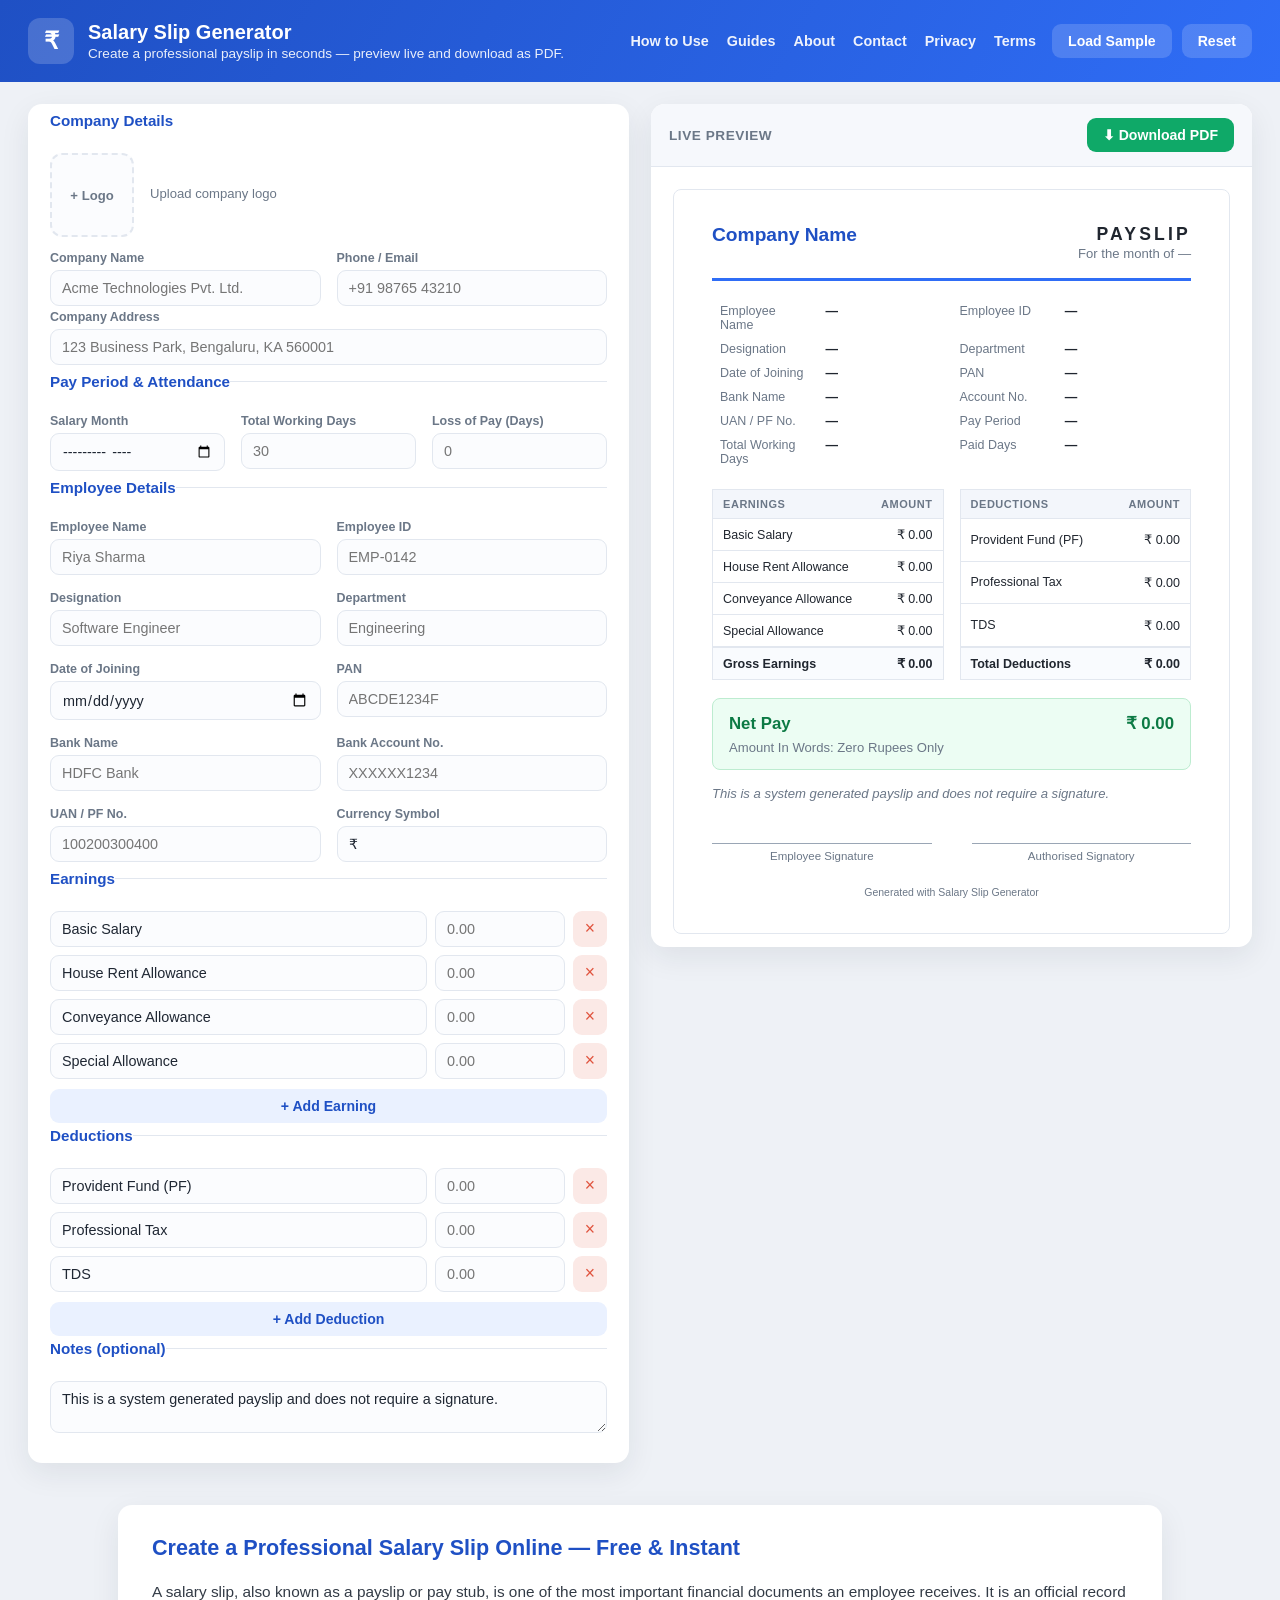
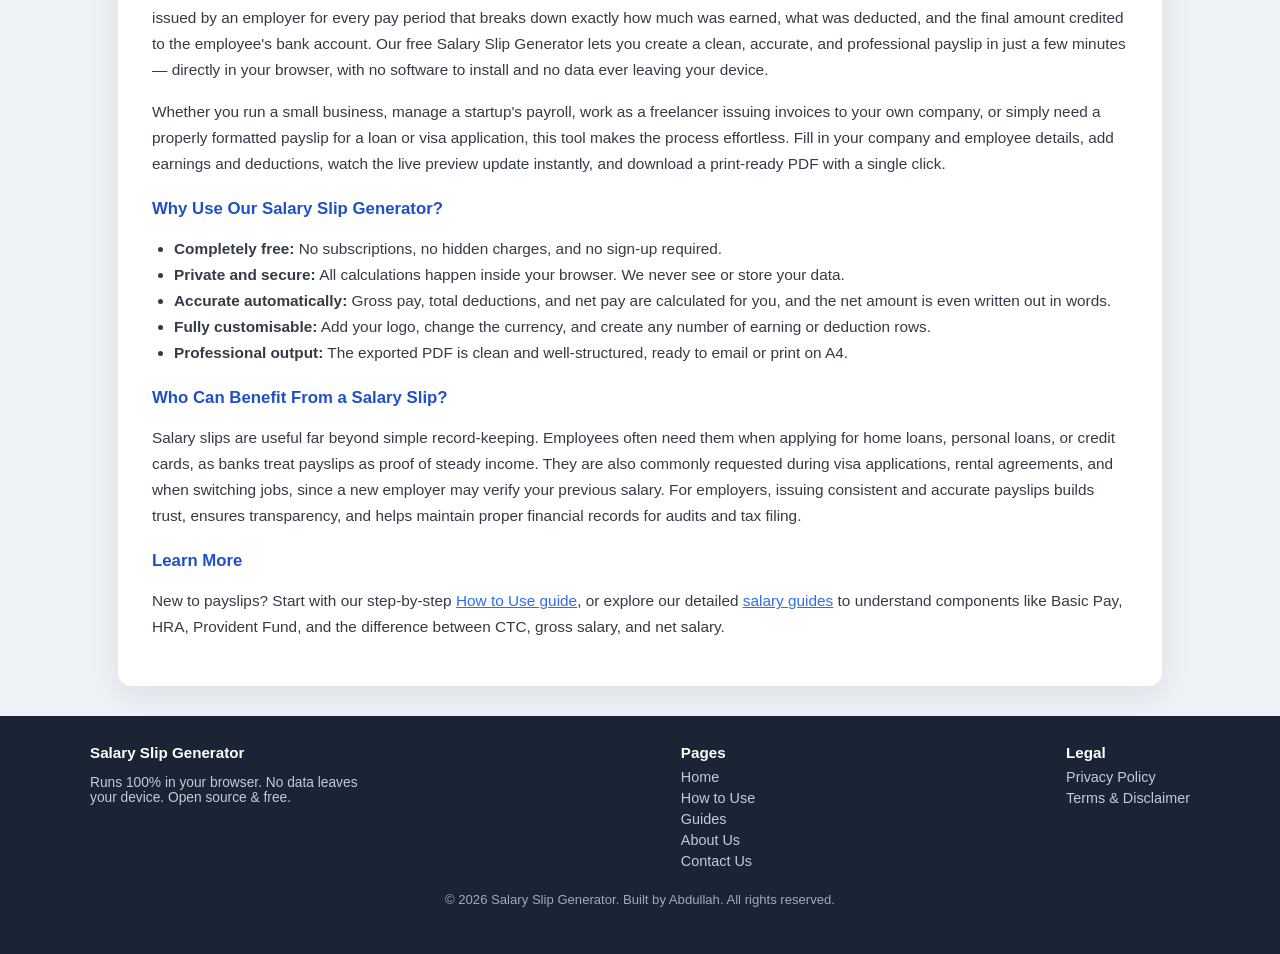
<file: index.html>
<!DOCTYPE html>
<html lang="en">
<head>
  <meta charset="UTF-8" />
  <meta name="viewport" content="width=device-width, initial-scale=1.0" />
  <title>Salary Slip Generator | Free Professional Payslip Maker Online</title>
  <meta name="description" content="Free professional salary slip / payslip generator. Fill in details, preview live, and download a clean PDF. Works fully in your browser — no sign-up, no data upload." />
  <meta name="keywords" content="salary slip generator, payslip maker, free payslip, salary slip format, pay stub generator, salary slip pdf, india payslip" />
  <meta name="author" content="Abdullah" />
  <meta name="robots" content="index, follow" />
  <link rel="canonical" href="https://quicktoolkit1.github.io/salary-slip-builder-tool/" />

  <!-- Open Graph / social -->
  <meta property="og:type" content="website" />
  <meta property="og:site_name" content="Salary Slip Generator" />
  <meta property="og:title" content="Salary Slip Generator | Free Professional Payslip Maker" />
  <meta property="og:description" content="Create a professional salary slip in seconds. Live preview, auto calculations, and one-click PDF download." />
  <meta property="og:url" content="https://quicktoolkit1.github.io/salary-slip-builder-tool/" />
  <meta property="og:image" content="https://quicktoolkit1.github.io/salary-slip-builder-tool/og-image.svg" />
  <meta property="og:image:width" content="1200" />
  <meta property="og:image:height" content="630" />
  <meta name="twitter:card" content="summary_large_image" />
  <meta name="twitter:title" content="Salary Slip Generator | Free Professional Payslip Maker" />
  <meta name="twitter:description" content="Create a professional salary slip in seconds. Live preview, auto calculations, and PDF download." />
  <meta name="twitter:image" content="https://quicktoolkit1.github.io/salary-slip-builder-tool/og-image.svg" />

  <!-- Google Search Console verification -->
  <meta name="google-site-verification" content="vw7XBPEqte4qpdyo3AJ491x3fcJIw0oCZfiyxnTsbXY" />

  <!-- ============================================================
       GOOGLE ADSENSE
       After your AdSense account is approved, uncomment the line below
       and replace ca-pub-XXXXXXXXXXXXXXXX with your Publisher ID.
  ============================================================ -->
  <!-- <script async src="https://pagead2.googlesyndication.com/pagead/js/adsbygoogle.js?client=ca-pub-XXXXXXXXXXXXXXXX" crossorigin="anonymous"></script> -->

  <link rel="preconnect" href="https://fonts.googleapis.com" />
  <link rel="stylesheet" href="styles.css" />
  <link rel="icon" type="image/svg+xml" href="favicon.svg" />
  <link rel="apple-touch-icon" href="favicon.svg" />

  <!-- Structured data for rich search results -->
  <script type="application/ld+json">
  {
    "@context": "https://schema.org",
    "@type": "WebApplication",
    "name": "Salary Slip Generator",
    "url": "https://quicktoolkit1.github.io/salary-slip-builder-tool/",
    "applicationCategory": "BusinessApplication",
    "operatingSystem": "Any",
    "offers": { "@type": "Offer", "price": "0", "priceCurrency": "USD" },
    "description": "Free professional salary slip / payslip generator that runs entirely in your browser.",
    "author": { "@type": "Person", "name": "Abdullah" }
  }
  </script>
</head>
<body>
  <header class="app-header no-print">
    <div class="brand">
      <span class="brand-mark">₹</span>
      <div>
        <h1>Salary Slip Generator</h1>
        <p>Create a professional payslip in seconds — preview live and download as PDF.</p>
      </div>
    </div>
    <div class="header-actions">
      <nav class="site-nav" style="margin-right:6px;">
        <a href="how-to-use.html">How to Use</a>
        <a href="guides.html">Guides</a>
        <a href="about.html">About</a>
        <a href="contact.html">Contact</a>
        <a href="privacy-policy.html">Privacy</a>
        <a href="terms.html">Terms</a>
      </nav>
      <button type="button" id="loadSampleBtn" class="btn btn-ghost">Load Sample</button>
      <button type="button" id="resetBtn" class="btn btn-ghost">Reset</button>
    </div>
  </header>

  <main class="layout">
    <!-- ============ FORM PANEL ============ -->
    <section class="panel form-panel no-print" aria-label="Salary slip details form">
      <form id="slipForm" autocomplete="off">

        <!-- Company -->
        <fieldset>
          <legend>Company Details</legend>
          <div class="logo-row">
            <label class="logo-uploader" for="logoInput">
              <img id="logoPreview" alt="" hidden />
              <span id="logoPlaceholder">+ Logo</span>
            </label>
            <input type="file" id="logoInput" accept="image/*" hidden />
            <div class="logo-hint">
              <p>Upload company logo</p>
              <button type="button" id="removeLogoBtn" class="btn-link" hidden>Remove logo</button>
            </div>
          </div>
          <div class="grid-2">
            <div class="field">
              <label for="companyName">Company Name</label>
              <input type="text" id="companyName" data-bind="companyName" placeholder="Acme Technologies Pvt. Ltd." />
            </div>
            <div class="field">
              <label for="companyPhone">Phone / Email</label>
              <input type="text" id="companyPhone" data-bind="companyPhone" placeholder="+91 98765 43210" />
            </div>
          </div>
          <div class="field">
            <label for="companyAddress">Company Address</label>
            <input type="text" id="companyAddress" data-bind="companyAddress" placeholder="123 Business Park, Bengaluru, KA 560001" />
          </div>
        </fieldset>

        <!-- Pay period -->
        <fieldset>
          <legend>Pay Period & Attendance</legend>
          <div class="grid-3">
            <div class="field">
              <label for="payMonth">Salary Month</label>
              <input type="month" id="payMonth" data-bind="payMonth" />
            </div>
            <div class="field">
              <label for="totalDays">Total Working Days</label>
              <input type="number" id="totalDays" data-bind="totalDays" min="0" step="0.5" placeholder="30" />
            </div>
            <div class="field">
              <label for="lopDays">Loss of Pay (Days)</label>
              <input type="number" id="lopDays" data-bind="lopDays" min="0" step="0.5" placeholder="0" />
            </div>
          </div>
        </fieldset>

        <!-- Employee -->
        <fieldset>
          <legend>Employee Details</legend>
          <div class="grid-2">
            <div class="field">
              <label for="empName">Employee Name</label>
              <input type="text" id="empName" data-bind="empName" placeholder="Riya Sharma" />
            </div>
            <div class="field">
              <label for="empId">Employee ID</label>
              <input type="text" id="empId" data-bind="empId" placeholder="EMP-0142" />
            </div>
            <div class="field">
              <label for="designation">Designation</label>
              <input type="text" id="designation" data-bind="designation" placeholder="Software Engineer" />
            </div>
            <div class="field">
              <label for="department">Department</label>
              <input type="text" id="department" data-bind="department" placeholder="Engineering" />
            </div>
            <div class="field">
              <label for="doj">Date of Joining</label>
              <input type="date" id="doj" data-bind="doj" />
            </div>
            <div class="field">
              <label for="pan">PAN</label>
              <input type="text" id="pan" data-bind="pan" placeholder="ABCDE1234F" />
            </div>
            <div class="field">
              <label for="bankName">Bank Name</label>
              <input type="text" id="bankName" data-bind="bankName" placeholder="HDFC Bank" />
            </div>
            <div class="field">
              <label for="bankAccount">Bank Account No.</label>
              <input type="text" id="bankAccount" data-bind="bankAccount" placeholder="XXXXXX1234" />
            </div>
            <div class="field">
              <label for="uan">UAN / PF No.</label>
              <input type="text" id="uan" data-bind="uan" placeholder="100200300400" />
            </div>
            <div class="field">
              <label for="currency">Currency Symbol</label>
              <input type="text" id="currency" data-bind="currency" maxlength="3" placeholder="₹" />
            </div>
          </div>
        </fieldset>

        <!-- Earnings -->
        <fieldset>
          <legend>Earnings</legend>
          <div class="line-items" id="earningsList"></div>
          <button type="button" class="btn btn-add" data-add="earnings">+ Add Earning</button>
        </fieldset>

        <!-- Deductions -->
        <fieldset>
          <legend>Deductions</legend>
          <div class="line-items" id="deductionsList"></div>
          <button type="button" class="btn btn-add" data-add="deductions">+ Add Deduction</button>
        </fieldset>

        <!-- Notes -->
        <fieldset>
          <legend>Notes (optional)</legend>
          <div class="field">
            <textarea id="notes" data-bind="notes" rows="2" placeholder="This is a system generated payslip and does not require a signature."></textarea>
          </div>
        </fieldset>
      </form>
    </section>

    <!-- ============ PREVIEW PANEL ============ -->
    <section class="panel preview-panel" aria-label="Salary slip preview">
      <div class="preview-toolbar no-print">
        <span class="preview-label">Live Preview</span>
        <button type="button" id="downloadBtn" class="btn btn-primary">⬇ Download PDF</button>
      </div>

      <div class="payslip-scroll">
        <article class="payslip" id="payslip">
          <div class="payslip-top">
            <div class="payslip-company">
              <img id="slipLogo" class="slip-logo" alt="" hidden />
              <div>
                <h2 id="slipCompanyName">Company Name</h2>
                <p id="slipCompanyAddress" class="muted"></p>
                <p id="slipCompanyPhone" class="muted"></p>
              </div>
            </div>
            <div class="payslip-title">
              <h3>PAYSLIP</h3>
              <p id="slipPeriod" class="muted">For the month of —</p>
            </div>
          </div>

          <table class="emp-table">
            <tbody id="empMeta"></tbody>
          </table>

          <div class="ded-grid">
            <table class="money-table">
              <thead><tr><th>Earnings</th><th class="amt">Amount</th></tr></thead>
              <tbody id="slipEarnings"></tbody>
              <tfoot><tr><td>Gross Earnings</td><td class="amt" id="grossEarnings">0.00</td></tr></tfoot>
            </table>
            <table class="money-table">
              <thead><tr><th>Deductions</th><th class="amt">Amount</th></tr></thead>
              <tbody id="slipDeductions"></tbody>
              <tfoot><tr><td>Total Deductions</td><td class="amt" id="totalDeductions">0.00</td></tr></tfoot>
            </table>
          </div>

          <div class="net-pay">
            <div class="net-pay-row">
              <span>Net Pay</span>
              <span id="netPay" class="net-amt">0.00</span>
            </div>
            <p id="netWords" class="net-words muted">Amount in words: —</p>
          </div>

          <p id="slipNotes" class="slip-notes muted"></p>

          <div class="signatures">
            <div class="sign-box"><span class="line"></span><p>Employee Signature</p></div>
            <div class="sign-box"><span class="line"></span><p>Authorised Signatory</p></div>
          </div>

          <p class="footer-credit muted">Generated with Salary Slip Generator</p>
        </article>
      </div>
    </section>
  </main>

  <!-- ============ INFORMATIONAL CONTENT (SEO / readers) ============ -->
  <section class="home-info no-print" aria-label="About salary slips">
    <div class="info-card">
      <h2>Create a Professional Salary Slip Online — Free &amp; Instant</h2>
      <p>
        A salary slip, also known as a payslip or pay stub, is one of the most important financial
        documents an employee receives. It is an official record issued by an employer for every pay
        period that breaks down exactly how much was earned, what was deducted, and the final amount
        credited to the employee's bank account. Our free Salary Slip Generator lets you create a
        clean, accurate, and professional payslip in just a few minutes — directly in your browser,
        with no software to install and no data ever leaving your device.
      </p>
      <p>
        Whether you run a small business, manage a startup's payroll, work as a freelancer issuing
        invoices to your own company, or simply need a properly formatted payslip for a loan or visa
        application, this tool makes the process effortless. Fill in your company and employee
        details, add earnings and deductions, watch the live preview update instantly, and download
        a print-ready PDF with a single click.
      </p>

      <h3>Why Use Our Salary Slip Generator?</h3>
      <ul>
        <li><strong>Completely free:</strong> No subscriptions, no hidden charges, and no sign-up required.</li>
        <li><strong>Private and secure:</strong> All calculations happen inside your browser. We never see or store your data.</li>
        <li><strong>Accurate automatically:</strong> Gross pay, total deductions, and net pay are calculated for you, and the net amount is even written out in words.</li>
        <li><strong>Fully customisable:</strong> Add your logo, change the currency, and create any number of earning or deduction rows.</li>
        <li><strong>Professional output:</strong> The exported PDF is clean and well-structured, ready to email or print on A4.</li>
      </ul>

      <h3>Who Can Benefit From a Salary Slip?</h3>
      <p>
        Salary slips are useful far beyond simple record-keeping. Employees often need them when
        applying for home loans, personal loans, or credit cards, as banks treat payslips as proof of
        steady income. They are also commonly requested during visa applications, rental agreements,
        and when switching jobs, since a new employer may verify your previous salary. For employers,
        issuing consistent and accurate payslips builds trust, ensures transparency, and helps
        maintain proper financial records for audits and tax filing.
      </p>

      <h3>Learn More</h3>
      <p>
        New to payslips? Start with our step-by-step <a href="how-to-use.html">How to Use guide</a>,
        or explore our detailed <a href="guides.html">salary guides</a> to understand components like
        Basic Pay, HRA, Provident Fund, and the difference between CTC, gross salary, and net salary.
      </p>
    </div>
  </section>

  <footer class="site-footer no-print">
    <div class="footer-inner">
      <div>
        <h4>Salary Slip Generator</h4>
        <p style="max-width:280px;font-size:0.86rem;">Runs 100% in your browser. No data leaves your device. Open source &amp; free.</p>
      </div>
      <div>
        <h4>Pages</h4>
        <a href="index.html">Home</a>
        <a href="how-to-use.html">How to Use</a>
        <a href="guides.html">Guides</a>
        <a href="about.html">About Us</a>
        <a href="contact.html">Contact Us</a>
      </div>
      <div>
        <h4>Legal</h4>
        <a href="privacy-policy.html">Privacy Policy</a>
        <a href="terms.html">Terms &amp; Disclaimer</a>
      </div>
    </div>
    <p class="copyright">&copy; 2026 Salary Slip Generator. Built by Abdullah. All rights reserved.</p>
  </footer>

  <script src="script.js"></script>
</body>
</html>
</file>
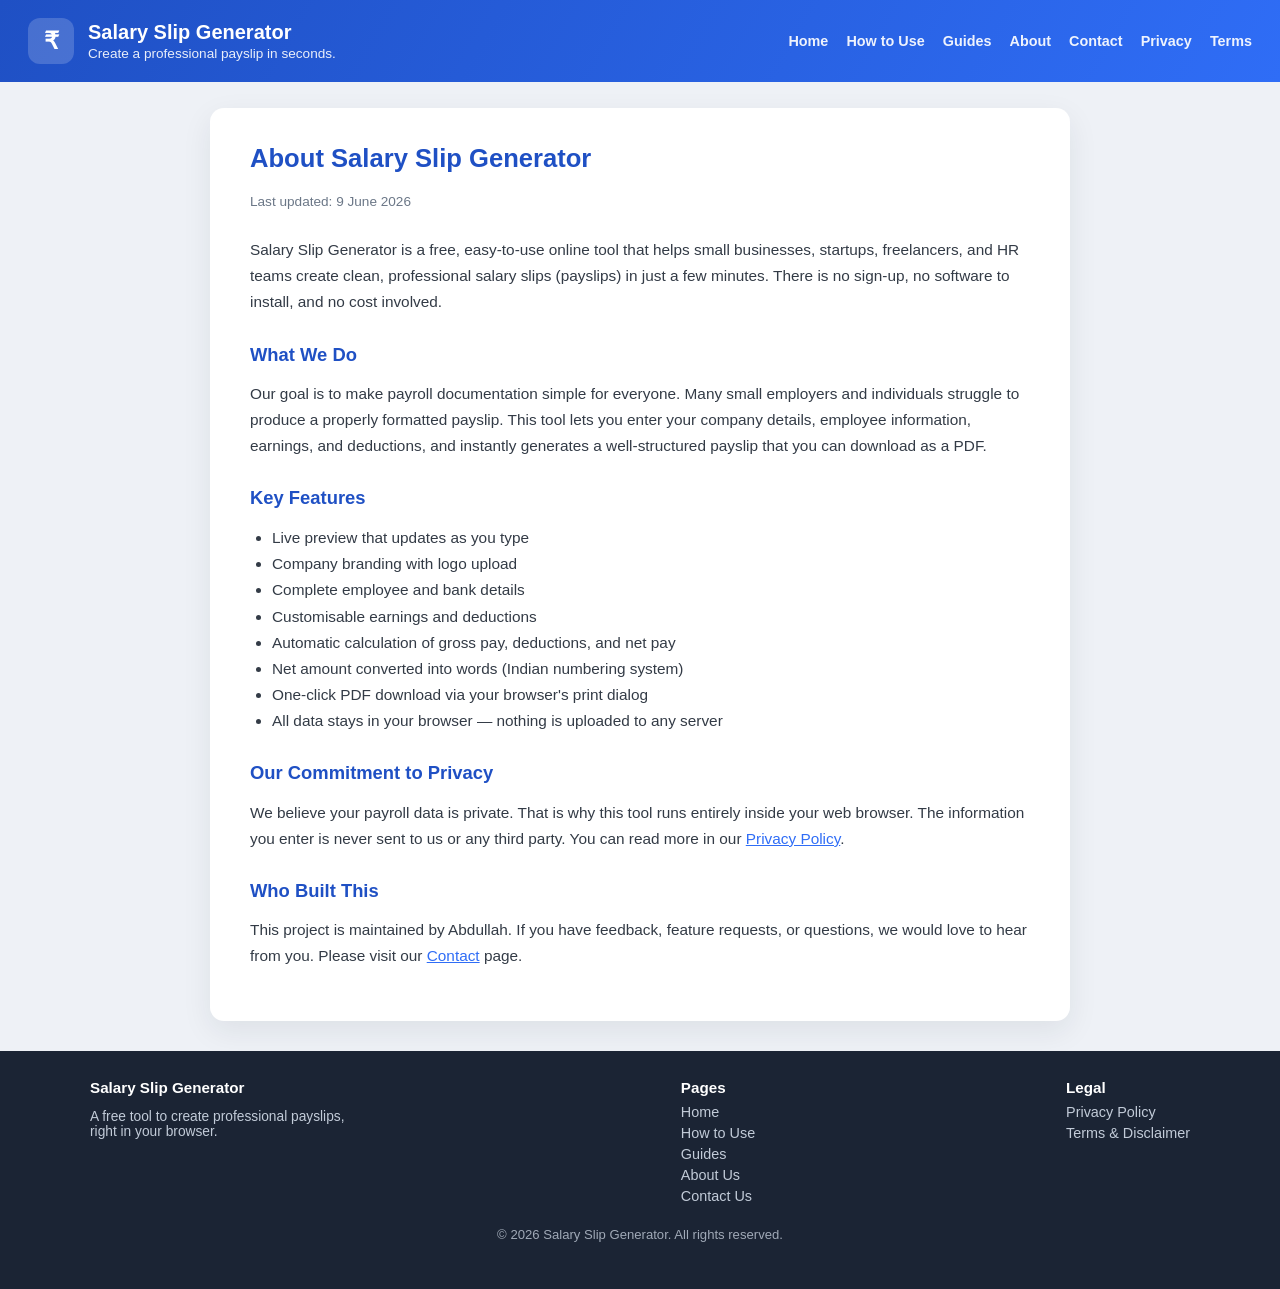
<file: about.html>
<!DOCTYPE html>
<html lang="en">
<head>
  <meta charset="UTF-8" />
  <meta name="viewport" content="width=device-width, initial-scale=1.0" />
  <title>About Us | Salary Slip Generator</title>
  <meta name="description" content="Learn about the Salary Slip Generator — a free, privacy-friendly tool to create professional payslips entirely in your browser." />
  <link rel="canonical" href="https://quicktoolkit1.github.io/salary-slip-builder-tool/about.html" />
  <meta property="og:type" content="website" />
  <meta property="og:site_name" content="Salary Slip Generator" />
  <meta property="og:title" content="About Us | Salary Slip Generator" />
  <meta property="og:description" content="Learn about the Salary Slip Generator — a free, privacy-friendly tool to create professional payslips in your browser." />
  <meta property="og:url" content="https://quicktoolkit1.github.io/salary-slip-builder-tool/about.html" />
  <meta property="og:image" content="https://quicktoolkit1.github.io/salary-slip-builder-tool/og-image.svg" />
  <meta property="og:image:width" content="1200" />
  <meta property="og:image:height" content="630" />
  <meta name="twitter:card" content="summary_large_image" />
  <meta name="twitter:image" content="https://quicktoolkit1.github.io/salary-slip-builder-tool/og-image.svg" />
  <link rel="stylesheet" href="styles.css" />
  <link rel="icon" type="image/svg+xml" href="favicon.svg" />
  <link rel="apple-touch-icon" href="favicon.svg" />
</head>
<body>
  <header class="app-header">
    <div class="brand">
      <span class="brand-mark">₹</span>
      <div>
        <h1>Salary Slip Generator</h1>
        <p>Create a professional payslip in seconds.</p>
      </div>
    </div>
    <nav class="site-nav">
      <a href="index.html">Home</a>
      <a href="how-to-use.html">How to Use</a>
      <a href="guides.html">Guides</a>
      <a href="about.html">About</a>
      <a href="contact.html">Contact</a>
      <a href="privacy-policy.html">Privacy</a>
      <a href="terms.html">Terms</a>
    </nav>
  </header>

  <main class="content">
    <h1>About Salary Slip Generator</h1>
    <p class="updated">Last updated: 9 June 2026</p>

    <p>
      Salary Slip Generator is a free, easy-to-use online tool that helps small businesses,
      startups, freelancers, and HR teams create clean, professional salary slips (payslips)
      in just a few minutes. There is no sign-up, no software to install, and no cost involved.
    </p>

    <h2>What We Do</h2>
    <p>
      Our goal is to make payroll documentation simple for everyone. Many small employers and
      individuals struggle to produce a properly formatted payslip. This tool lets you enter your
      company details, employee information, earnings, and deductions, and instantly generates a
      well-structured payslip that you can download as a PDF.
    </p>

    <h2>Key Features</h2>
    <ul>
      <li>Live preview that updates as you type</li>
      <li>Company branding with logo upload</li>
      <li>Complete employee and bank details</li>
      <li>Customisable earnings and deductions</li>
      <li>Automatic calculation of gross pay, deductions, and net pay</li>
      <li>Net amount converted into words (Indian numbering system)</li>
      <li>One-click PDF download via your browser's print dialog</li>
      <li>All data stays in your browser — nothing is uploaded to any server</li>
    </ul>

    <h2>Our Commitment to Privacy</h2>
    <p>
      We believe your payroll data is private. That is why this tool runs entirely inside your
      web browser. The information you enter is never sent to us or any third party. You can read
      more in our <a href="privacy-policy.html">Privacy Policy</a>.
    </p>

    <h2>Who Built This</h2>
    <p>
      This project is maintained by Abdullah. If you have feedback, feature requests, or questions,
      we would love to hear from you. Please visit our <a href="contact.html">Contact</a> page.
    </p>
  </main>

  <footer class="site-footer">
    <div class="footer-inner">
      <div>
        <h4>Salary Slip Generator</h4>
        <p style="max-width:280px;font-size:0.86rem;">A free tool to create professional payslips, right in your browser.</p>
      </div>
      <div>
        <h4>Pages</h4>
        <a href="index.html">Home</a>
        <a href="how-to-use.html">How to Use</a>
        <a href="guides.html">Guides</a>
        <a href="about.html">About Us</a>
        <a href="contact.html">Contact Us</a>
      </div>
      <div>
        <h4>Legal</h4>
        <a href="privacy-policy.html">Privacy Policy</a>
        <a href="terms.html">Terms &amp; Disclaimer</a>
      </div>
    </div>
    <p class="copyright">&copy; 2026 Salary Slip Generator. All rights reserved.</p>
  </footer>
</body>
</html>
</file>
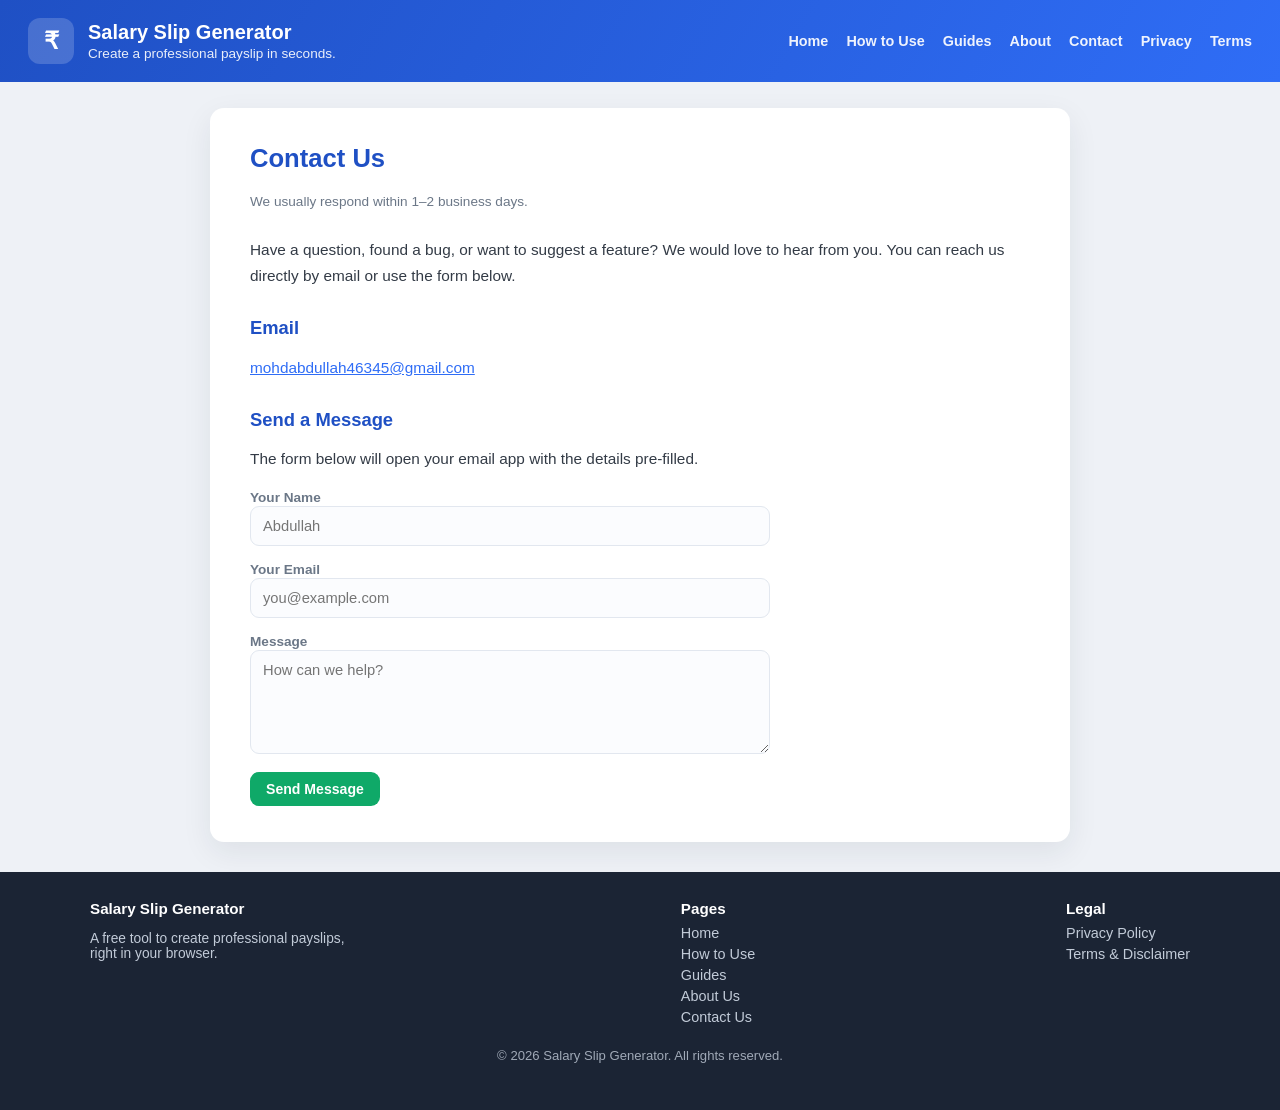
<file: contact.html>
<!DOCTYPE html>
<html lang="en">
<head>
  <meta charset="UTF-8" />
  <meta name="viewport" content="width=device-width, initial-scale=1.0" />
  <title>Contact Us | Salary Slip Generator</title>
  <meta name="description" content="Get in touch with the Salary Slip Generator team. We welcome your questions, feedback, and feature requests." />
  <link rel="canonical" href="https://quicktoolkit1.github.io/salary-slip-builder-tool/contact.html" />
  <meta property="og:type" content="website" />
  <meta property="og:site_name" content="Salary Slip Generator" />
  <meta property="og:title" content="Contact Us | Salary Slip Generator" />
  <meta property="og:description" content="Get in touch with the Salary Slip Generator team. We welcome your questions, feedback, and feature requests." />
  <meta property="og:url" content="https://quicktoolkit1.github.io/salary-slip-builder-tool/contact.html" />
  <meta property="og:image" content="https://quicktoolkit1.github.io/salary-slip-builder-tool/og-image.svg" />
  <meta property="og:image:width" content="1200" />
  <meta property="og:image:height" content="630" />
  <meta name="twitter:card" content="summary_large_image" />
  <meta name="twitter:image" content="https://quicktoolkit1.github.io/salary-slip-builder-tool/og-image.svg" />
  <link rel="stylesheet" href="styles.css" />
  <link rel="icon" type="image/svg+xml" href="favicon.svg" />
  <link rel="apple-touch-icon" href="favicon.svg" />
</head>
<body>
  <header class="app-header">
    <div class="brand">
      <span class="brand-mark">₹</span>
      <div>
        <h1>Salary Slip Generator</h1>
        <p>Create a professional payslip in seconds.</p>
      </div>
    </div>
    <nav class="site-nav">
      <a href="index.html">Home</a>
      <a href="how-to-use.html">How to Use</a>
      <a href="guides.html">Guides</a>
      <a href="about.html">About</a>
      <a href="contact.html">Contact</a>
      <a href="privacy-policy.html">Privacy</a>
      <a href="terms.html">Terms</a>
    </nav>
  </header>

  <main class="content">
    <h1>Contact Us</h1>
    <p class="updated">We usually respond within 1–2 business days.</p>

    <p>
      Have a question, found a bug, or want to suggest a feature? We would love to hear from you.
      You can reach us directly by email or use the form below.
    </p>

    <h2>Email</h2>
    <p>
      <a href="mailto:mohdabdullah46345@gmail.com">mohdabdullah46345@gmail.com</a>
    </p>

    <h2>Send a Message</h2>
    <p>The form below will open your email app with the details pre-filled.</p>
    <form class="content-form" id="contactForm">
      <div>
        <label for="cName">Your Name</label>
        <input type="text" id="cName" required placeholder="Abdullah" />
      </div>
      <div>
        <label for="cEmail">Your Email</label>
        <input type="email" id="cEmail" required placeholder="you@example.com" />
      </div>
      <div>
        <label for="cMessage">Message</label>
        <textarea id="cMessage" rows="5" required placeholder="How can we help?"></textarea>
      </div>
      <button type="submit" class="btn btn-primary">Send Message</button>
    </form>
  </main>

  <footer class="site-footer">
    <div class="footer-inner">
      <div>
        <h4>Salary Slip Generator</h4>
        <p style="max-width:280px;font-size:0.86rem;">A free tool to create professional payslips, right in your browser.</p>
      </div>
      <div>
        <h4>Pages</h4>
        <a href="index.html">Home</a>
        <a href="how-to-use.html">How to Use</a>
        <a href="guides.html">Guides</a>
        <a href="about.html">About Us</a>
        <a href="contact.html">Contact Us</a>
      </div>
      <div>
        <h4>Legal</h4>
        <a href="privacy-policy.html">Privacy Policy</a>
        <a href="terms.html">Terms &amp; Disclaimer</a>
      </div>
    </div>
    <p class="copyright">&copy; 2026 Salary Slip Generator. All rights reserved.</p>
  </footer>

  <script>
    document.getElementById("contactForm").addEventListener("submit", function (e) {
      e.preventDefault();
      var name = encodeURIComponent(document.getElementById("cName").value);
      var email = encodeURIComponent(document.getElementById("cEmail").value);
      var msg = encodeURIComponent(document.getElementById("cMessage").value);
      var subject = "Salary Slip Generator — Message from " + name;
      var body = "Name: " + decodeURIComponent(name) + "%0D%0AEmail: " + decodeURIComponent(email) +
        "%0D%0A%0D%0A" + msg;
      window.location.href = "mailto:mohdabdullah46345@gmail.com?subject=" +
        encodeURIComponent(subject) + "&body=" + body;
    });
  </script>
</body>
</html>
</file>
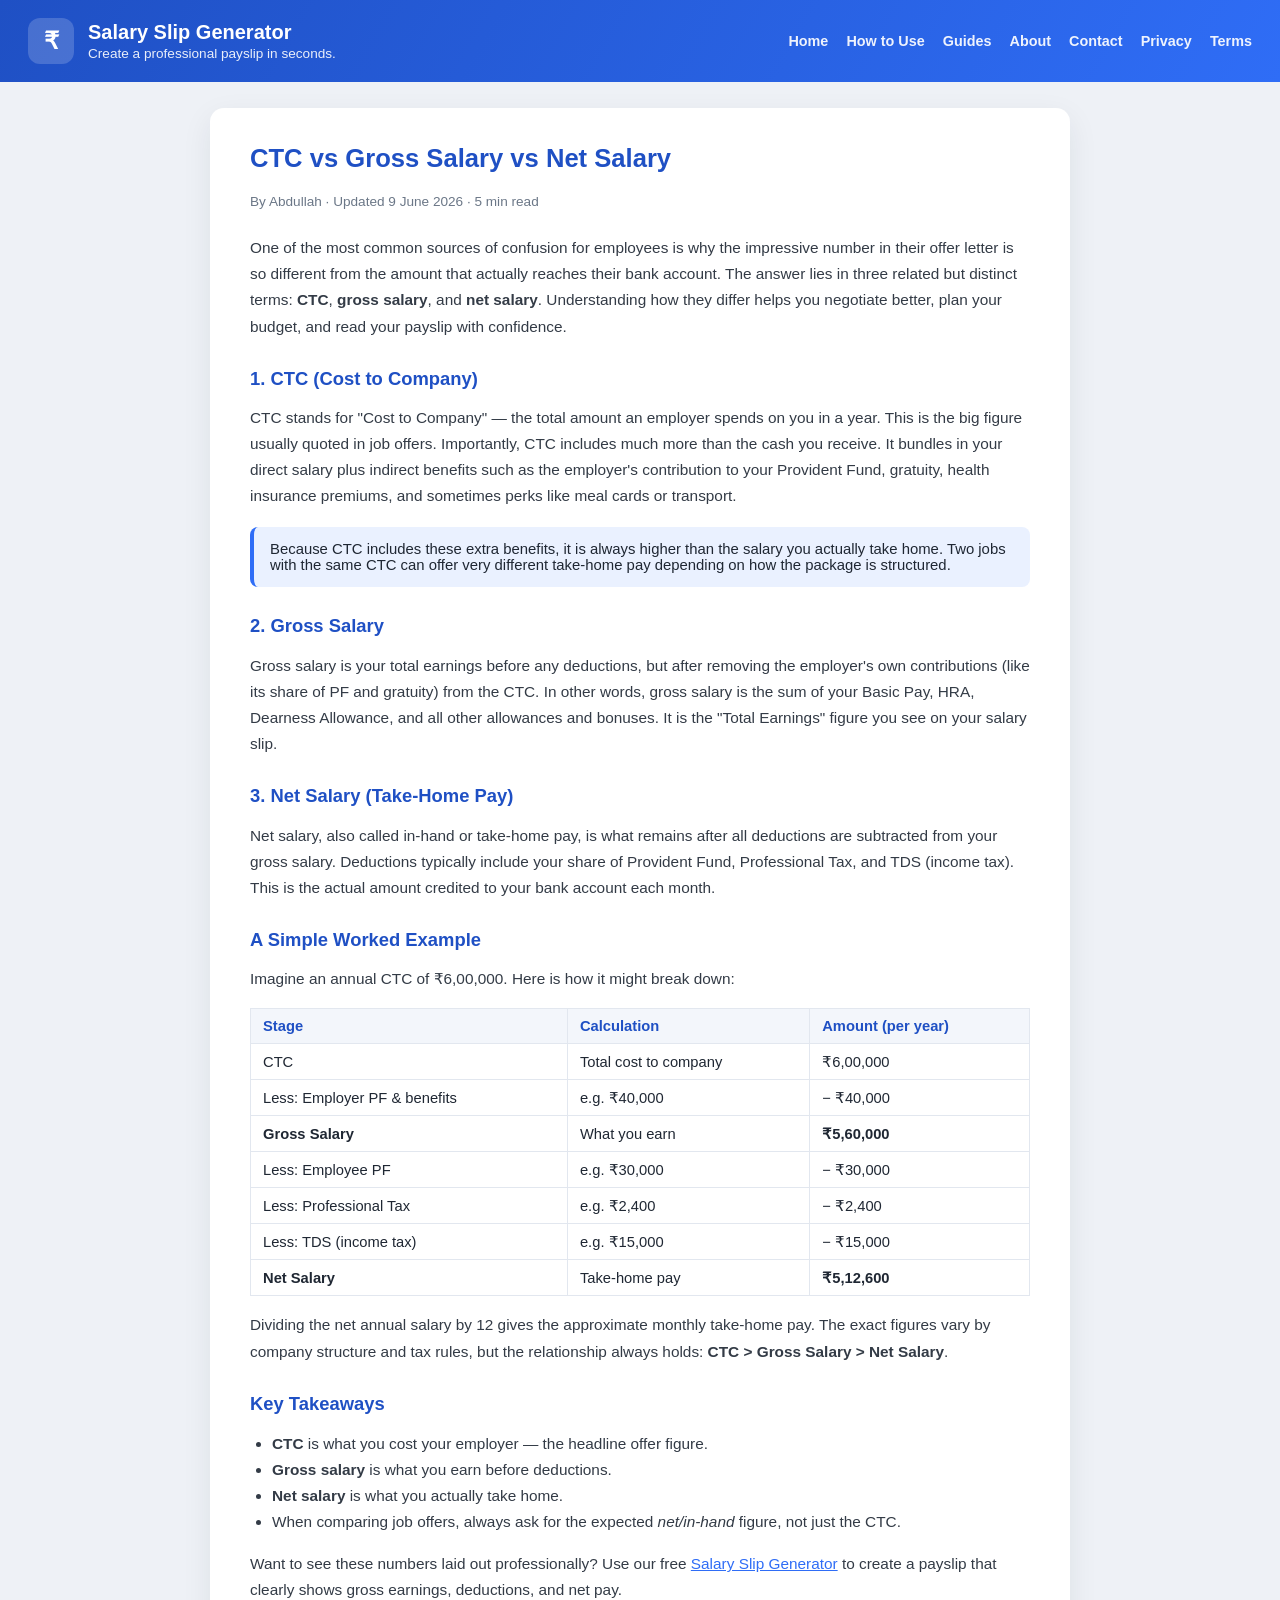
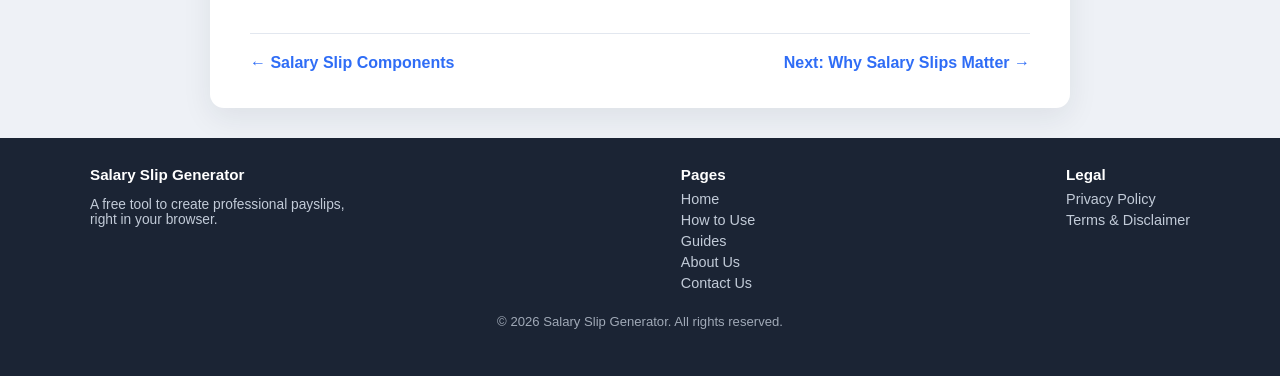
<file: ctc-gross-net-salary-difference.html>
<!DOCTYPE html>
<html lang="en">
<head>
  <meta charset="UTF-8" />
  <meta name="viewport" content="width=device-width, initial-scale=1.0" />
  <title>CTC vs Gross Salary vs Net Salary: What's the Difference?</title>
  <meta name="description" content="Confused why your offer letter salary differs from your take-home pay? This guide explains CTC, gross salary and net salary with a clear worked example." />
  <meta name="keywords" content="CTC vs gross salary, gross vs net salary, take home salary, cost to company, in hand salary calculation" />
  <meta name="author" content="Abdullah" />
  <meta name="robots" content="index, follow" />
  <link rel="canonical" href="https://quicktoolkit1.github.io/salary-slip-builder-tool/ctc-gross-net-salary-difference.html" />
  <meta property="og:type" content="article" />
  <meta property="og:site_name" content="Salary Slip Generator" />
  <meta property="og:title" content="CTC vs Gross Salary vs Net Salary: What's the Difference?" />
  <meta property="og:description" content="This guide explains CTC, gross salary and net salary with a clear worked example." />
  <meta property="og:url" content="https://quicktoolkit1.github.io/salary-slip-builder-tool/ctc-gross-net-salary-difference.html" />
  <meta property="og:image" content="https://quicktoolkit1.github.io/salary-slip-builder-tool/og-image.svg" />
  <meta property="og:image:width" content="1200" />
  <meta property="og:image:height" content="630" />
  <meta name="twitter:card" content="summary_large_image" />
  <meta name="twitter:image" content="https://quicktoolkit1.github.io/salary-slip-builder-tool/og-image.svg" />
  <link rel="stylesheet" href="styles.css" />
  <link rel="icon" type="image/svg+xml" href="favicon.svg" />
  <link rel="apple-touch-icon" href="favicon.svg" />
  <script type="application/ld+json">
  {
    "@context": "https://schema.org",
    "@type": "Article",
    "headline": "CTC vs Gross Salary vs Net Salary",
    "author": { "@type": "Person", "name": "Abdullah" },
    "datePublished": "2026-06-09",
    "description": "Understand the difference between CTC, gross salary and net take-home pay."
  }
  </script>
</head>
<body>
  <header class="app-header">
    <div class="brand">
      <span class="brand-mark">₹</span>
      <div>
        <h1>Salary Slip Generator</h1>
        <p>Create a professional payslip in seconds.</p>
      </div>
    </div>
    <nav class="site-nav">
      <a href="index.html">Home</a>
      <a href="how-to-use.html">How to Use</a>
      <a href="guides.html">Guides</a>
      <a href="about.html">About</a>
      <a href="contact.html">Contact</a>
      <a href="privacy-policy.html">Privacy</a>
      <a href="terms.html">Terms</a>
    </nav>
  </header>

  <main class="content">
    <h1>CTC vs Gross Salary vs Net Salary</h1>
    <p class="meta-line">By Abdullah · Updated 9 June 2026 · 5 min read</p>

    <p>
      One of the most common sources of confusion for employees is why the impressive number in
      their offer letter is so different from the amount that actually reaches their bank account.
      The answer lies in three related but distinct terms: <strong>CTC</strong>,
      <strong>gross salary</strong>, and <strong>net salary</strong>. Understanding how they differ
      helps you negotiate better, plan your budget, and read your payslip with confidence.
    </p>

    <h2>1. CTC (Cost to Company)</h2>
    <p>
      CTC stands for "Cost to Company" — the total amount an employer spends on you in a year. This
      is the big figure usually quoted in job offers. Importantly, CTC includes much more than the
      cash you receive. It bundles in your direct salary plus indirect benefits such as the
      employer's contribution to your Provident Fund, gratuity, health insurance premiums, and
      sometimes perks like meal cards or transport.
    </p>
    <div class="callout">
      Because CTC includes these extra benefits, it is always higher than the salary you actually
      take home. Two jobs with the same CTC can offer very different take-home pay depending on how
      the package is structured.
    </div>

    <h2>2. Gross Salary</h2>
    <p>
      Gross salary is your total earnings before any deductions, but after removing the employer's
      own contributions (like its share of PF and gratuity) from the CTC. In other words, gross
      salary is the sum of your Basic Pay, HRA, Dearness Allowance, and all other allowances and
      bonuses. It is the "Total Earnings" figure you see on your salary slip.
    </p>

    <h2>3. Net Salary (Take-Home Pay)</h2>
    <p>
      Net salary, also called in-hand or take-home pay, is what remains after all deductions are
      subtracted from your gross salary. Deductions typically include your share of Provident Fund,
      Professional Tax, and TDS (income tax). This is the actual amount credited to your bank account
      each month.
    </p>

    <h2>A Simple Worked Example</h2>
    <p>Imagine an annual CTC of ₹6,00,000. Here is how it might break down:</p>
    <table class="info-table">
      <thead><tr><th>Stage</th><th>Calculation</th><th>Amount (per year)</th></tr></thead>
      <tbody>
        <tr><td>CTC</td><td>Total cost to company</td><td>₹6,00,000</td></tr>
        <tr><td>Less: Employer PF &amp; benefits</td><td>e.g. ₹40,000</td><td>− ₹40,000</td></tr>
        <tr><td><strong>Gross Salary</strong></td><td>What you earn</td><td><strong>₹5,60,000</strong></td></tr>
        <tr><td>Less: Employee PF</td><td>e.g. ₹30,000</td><td>− ₹30,000</td></tr>
        <tr><td>Less: Professional Tax</td><td>e.g. ₹2,400</td><td>− ₹2,400</td></tr>
        <tr><td>Less: TDS (income tax)</td><td>e.g. ₹15,000</td><td>− ₹15,000</td></tr>
        <tr><td><strong>Net Salary</strong></td><td>Take-home pay</td><td><strong>₹5,12,600</strong></td></tr>
      </tbody>
    </table>
    <p>
      Dividing the net annual salary by 12 gives the approximate monthly take-home pay. The exact
      figures vary by company structure and tax rules, but the relationship always holds:
      <strong>CTC &gt; Gross Salary &gt; Net Salary</strong>.
    </p>

    <h2>Key Takeaways</h2>
    <ul>
      <li><strong>CTC</strong> is what you cost your employer — the headline offer figure.</li>
      <li><strong>Gross salary</strong> is what you earn before deductions.</li>
      <li><strong>Net salary</strong> is what you actually take home.</li>
      <li>When comparing job offers, always ask for the expected <em>net/in-hand</em> figure, not just the CTC.</li>
    </ul>

    <p>
      Want to see these numbers laid out professionally? Use our free
      <a href="index.html">Salary Slip Generator</a> to create a payslip that clearly shows gross
      earnings, deductions, and net pay.
    </p>

    <div class="article-nav">
      <a href="salary-slip-components-explained.html">&larr; Salary Slip Components</a>
      <a href="importance-of-salary-slips.html">Next: Why Salary Slips Matter &rarr;</a>
    </div>
  </main>

  <footer class="site-footer">
    <div class="footer-inner">
      <div>
        <h4>Salary Slip Generator</h4>
        <p style="max-width:280px;font-size:0.86rem;">A free tool to create professional payslips, right in your browser.</p>
      </div>
      <div>
        <h4>Pages</h4>
        <a href="index.html">Home</a>
        <a href="how-to-use.html">How to Use</a>
        <a href="guides.html">Guides</a>
        <a href="about.html">About Us</a>
        <a href="contact.html">Contact Us</a>
      </div>
      <div>
        <h4>Legal</h4>
        <a href="privacy-policy.html">Privacy Policy</a>
        <a href="terms.html">Terms &amp; Disclaimer</a>
      </div>
    </div>
    <p class="copyright">&copy; 2026 Salary Slip Generator. All rights reserved.</p>
  </footer>
</body>
</html>
</file>
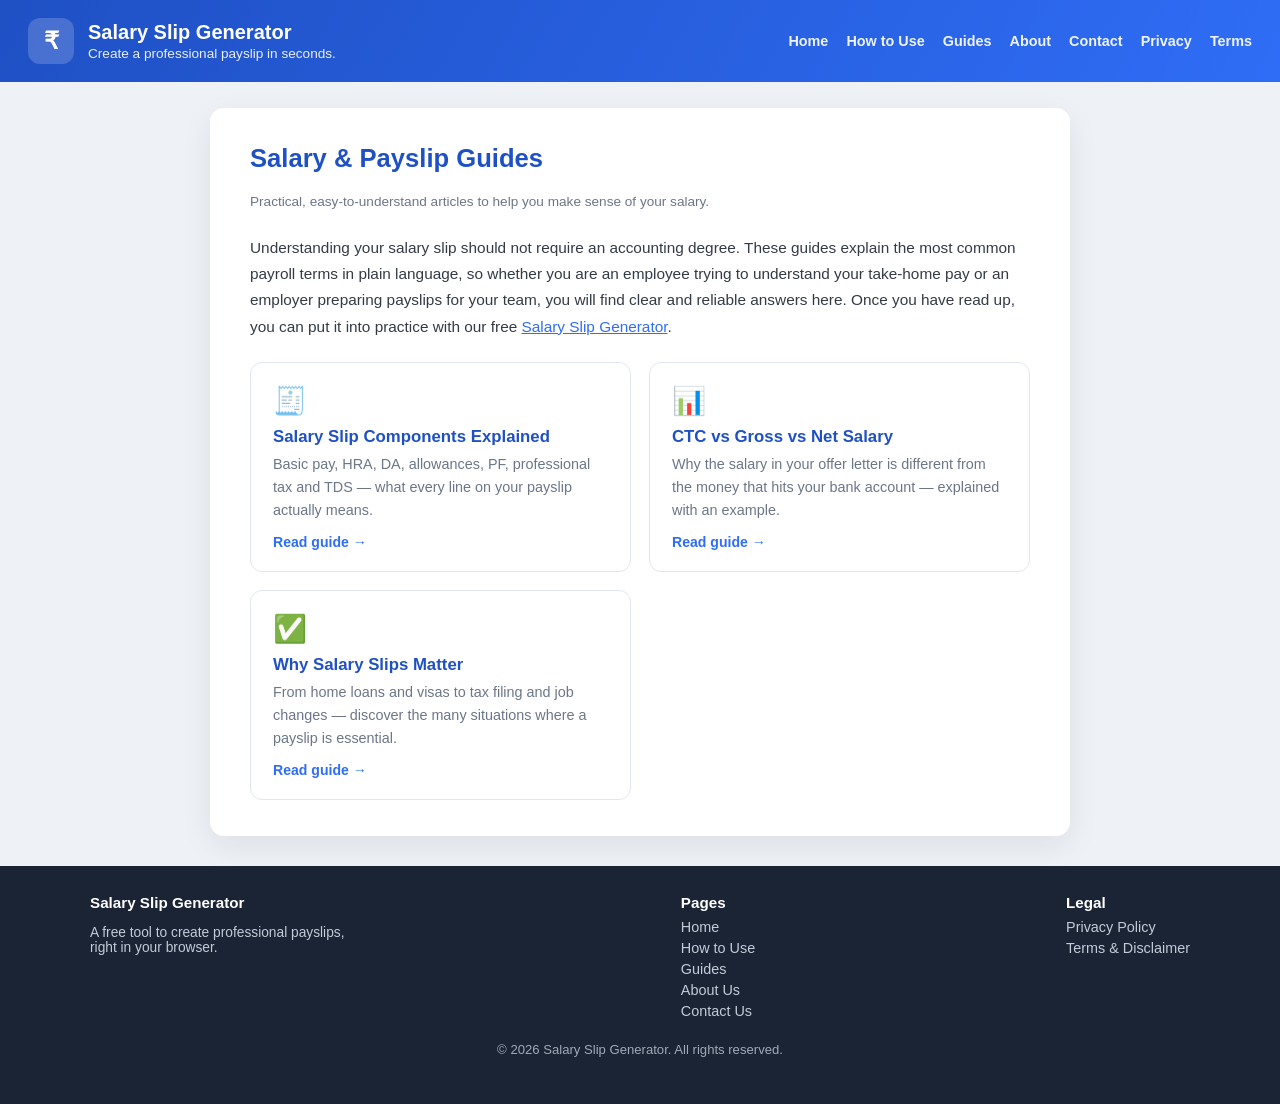
<file: guides.html>
<!DOCTYPE html>
<html lang="en">
<head>
  <meta charset="UTF-8" />
  <meta name="viewport" content="width=device-width, initial-scale=1.0" />
  <title>Salary &amp; Payslip Guides | Salary Slip Generator</title>
  <meta name="description" content="Helpful guides about salary slips: components explained, the difference between CTC, gross and net salary, and why payslips matter for loans, taxes and more." />
  <meta name="keywords" content="salary guides, salary slip components, ctc vs gross vs net, importance of payslip, basic salary hra pf tds" />
  <meta name="author" content="Abdullah" />
  <meta name="robots" content="index, follow" />
  <link rel="canonical" href="https://quicktoolkit1.github.io/salary-slip-builder-tool/guides.html" />
  <meta property="og:type" content="website" />
  <meta property="og:site_name" content="Salary Slip Generator" />
  <meta property="og:title" content="Salary &amp; Payslip Guides | Salary Slip Generator" />
  <meta property="og:description" content="Helpful guides about salary slips: components explained, CTC vs gross vs net, and why payslips matter." />
  <meta property="og:url" content="https://quicktoolkit1.github.io/salary-slip-builder-tool/guides.html" />
  <meta property="og:image" content="https://quicktoolkit1.github.io/salary-slip-builder-tool/og-image.svg" />
  <meta property="og:image:width" content="1200" />
  <meta property="og:image:height" content="630" />
  <meta name="twitter:card" content="summary_large_image" />
  <meta name="twitter:image" content="https://quicktoolkit1.github.io/salary-slip-builder-tool/og-image.svg" />
  <link rel="stylesheet" href="styles.css" />
  <link rel="icon" type="image/svg+xml" href="favicon.svg" />
  <link rel="apple-touch-icon" href="favicon.svg" />
</head>
<body>
  <header class="app-header">
    <div class="brand">
      <span class="brand-mark">₹</span>
      <div>
        <h1>Salary Slip Generator</h1>
        <p>Create a professional payslip in seconds.</p>
      </div>
    </div>
    <nav class="site-nav">
      <a href="index.html">Home</a>
      <a href="how-to-use.html">How to Use</a>
      <a href="guides.html">Guides</a>
      <a href="about.html">About</a>
      <a href="contact.html">Contact</a>
      <a href="privacy-policy.html">Privacy</a>
      <a href="terms.html">Terms</a>
    </nav>
  </header>

  <main class="content">
    <h1>Salary &amp; Payslip Guides</h1>
    <p class="meta-line">Practical, easy-to-understand articles to help you make sense of your salary.</p>

    <p>
      Understanding your salary slip should not require an accounting degree. These guides explain
      the most common payroll terms in plain language, so whether you are an employee trying to
      understand your take-home pay or an employer preparing payslips for your team, you will find
      clear and reliable answers here. Once you have read up, you can put it into practice with our
      free <a href="index.html">Salary Slip Generator</a>.
    </p>

    <div class="guide-cards">
      <a class="guide-card" href="salary-slip-components-explained.html">
        <div class="card-icon">🧾</div>
        <h3>Salary Slip Components Explained</h3>
        <p>Basic pay, HRA, DA, allowances, PF, professional tax and TDS — what every line on your payslip actually means.</p>
        <span class="read-more">Read guide &rarr;</span>
      </a>
      <a class="guide-card" href="ctc-gross-net-salary-difference.html">
        <div class="card-icon">📊</div>
        <h3>CTC vs Gross vs Net Salary</h3>
        <p>Why the salary in your offer letter is different from the money that hits your bank account — explained with an example.</p>
        <span class="read-more">Read guide &rarr;</span>
      </a>
      <a class="guide-card" href="importance-of-salary-slips.html">
        <div class="card-icon">✅</div>
        <h3>Why Salary Slips Matter</h3>
        <p>From home loans and visas to tax filing and job changes — discover the many situations where a payslip is essential.</p>
        <span class="read-more">Read guide &rarr;</span>
      </a>
    </div>
  </main>

  <footer class="site-footer">
    <div class="footer-inner">
      <div>
        <h4>Salary Slip Generator</h4>
        <p style="max-width:280px;font-size:0.86rem;">A free tool to create professional payslips, right in your browser.</p>
      </div>
      <div>
        <h4>Pages</h4>
        <a href="index.html">Home</a>
        <a href="how-to-use.html">How to Use</a>
        <a href="guides.html">Guides</a>
        <a href="about.html">About Us</a>
        <a href="contact.html">Contact Us</a>
      </div>
      <div>
        <h4>Legal</h4>
        <a href="privacy-policy.html">Privacy Policy</a>
        <a href="terms.html">Terms &amp; Disclaimer</a>
      </div>
    </div>
    <p class="copyright">&copy; 2026 Salary Slip Generator. All rights reserved.</p>
  </footer>
</body>
</html>
</file>
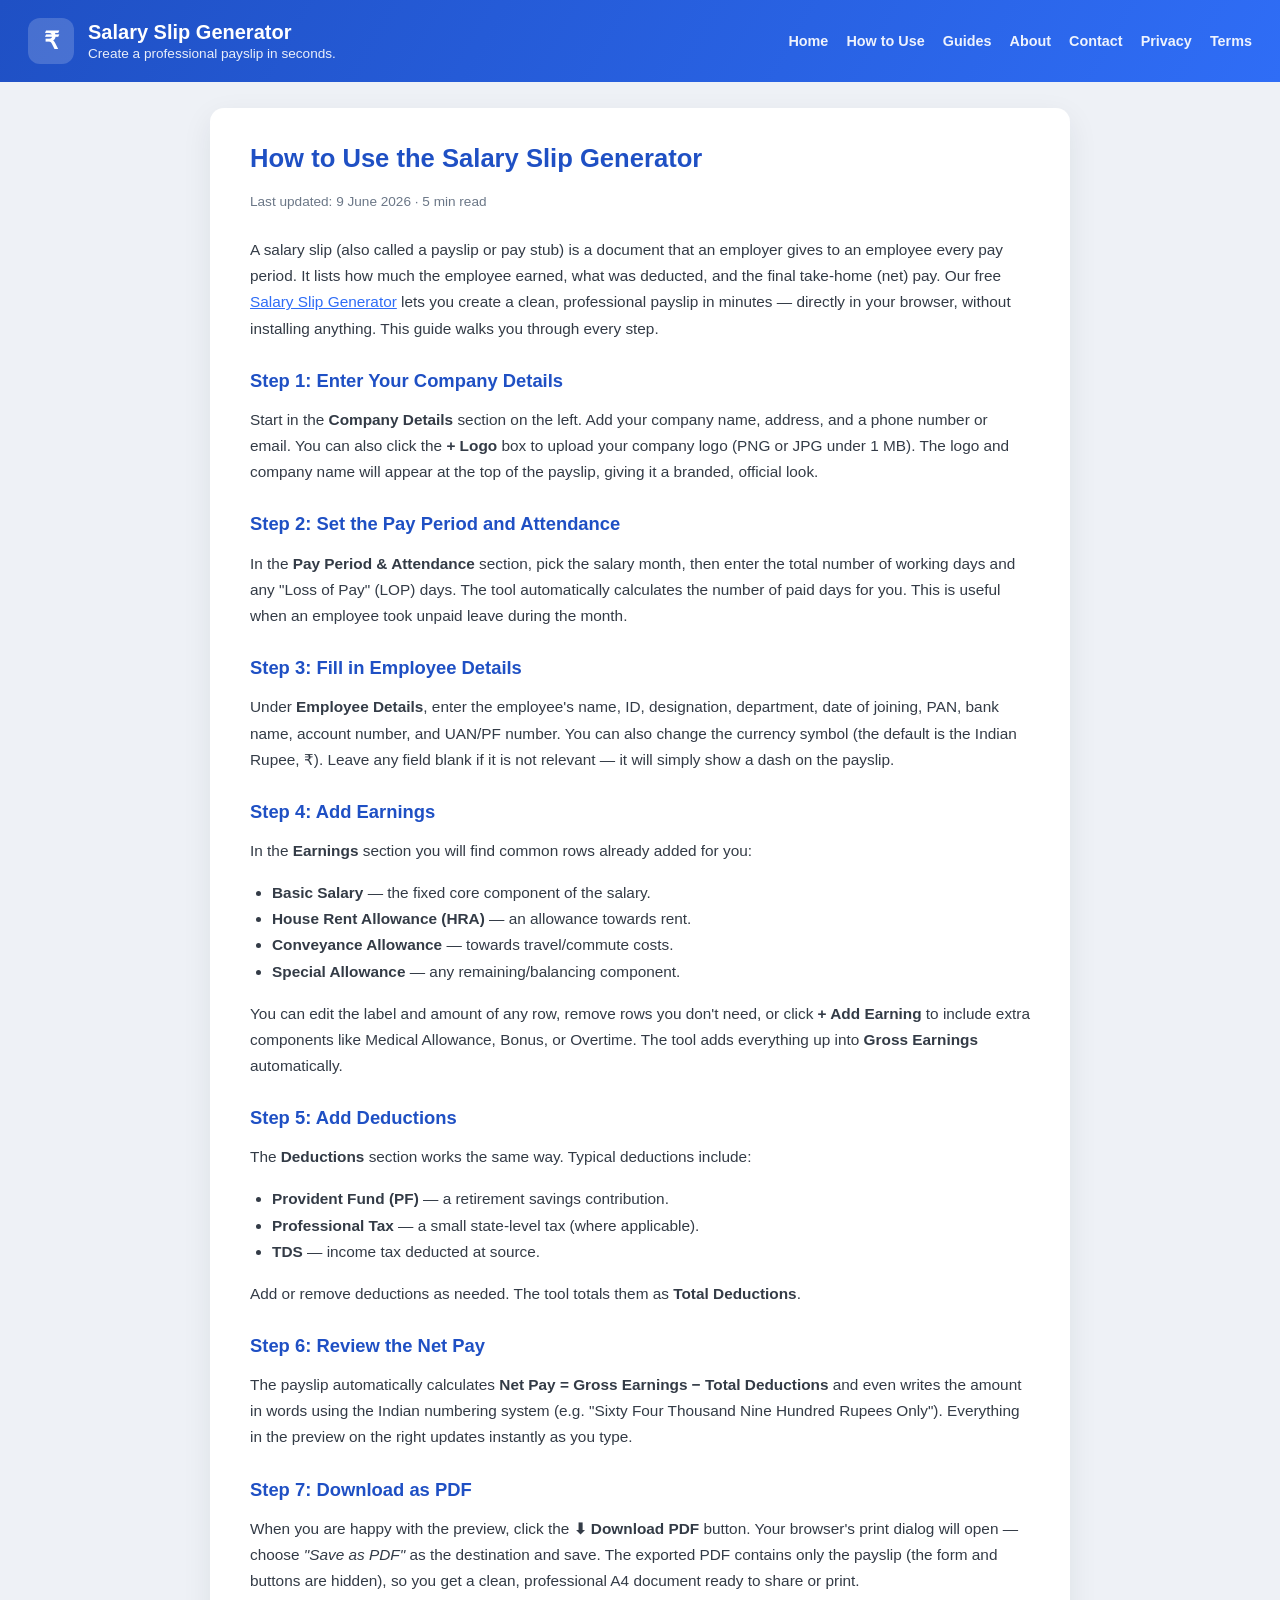
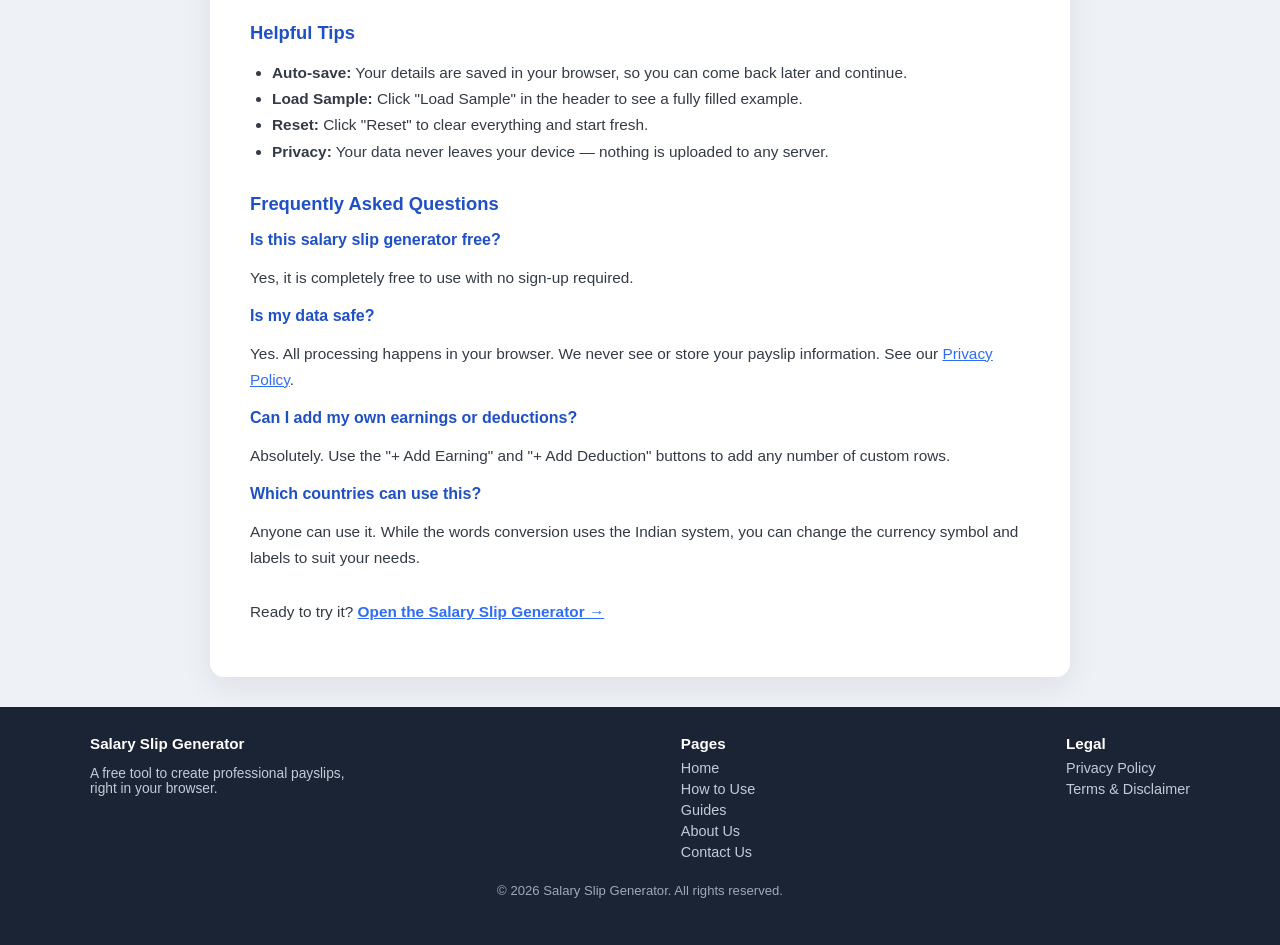
<file: how-to-use.html>
<!DOCTYPE html>
<html lang="en">
<head>
  <meta charset="UTF-8" />
  <meta name="viewport" content="width=device-width, initial-scale=1.0" />
  <title>How to Use the Salary Slip Generator | Step-by-Step Guide</title>
  <meta name="description" content="A complete step-by-step guide on how to create a professional salary slip online for free. Learn what a payslip is, what each component means, and how to download it as a PDF." />
  <meta name="keywords" content="how to make salary slip, how to create payslip, salary slip format, payslip components, basic salary HRA, salary slip pdf download" />
  <meta name="author" content="Abdullah" />
  <meta name="robots" content="index, follow" />
  <link rel="canonical" href="https://quicktoolkit1.github.io/salary-slip-builder-tool/how-to-use.html" />
  <meta property="og:type" content="article" />
  <meta property="og:site_name" content="Salary Slip Generator" />
  <meta property="og:title" content="How to Use the Salary Slip Generator | Step-by-Step Guide" />
  <meta property="og:description" content="A complete step-by-step guide on how to create a professional salary slip online for free." />
  <meta property="og:url" content="https://quicktoolkit1.github.io/salary-slip-builder-tool/how-to-use.html" />
  <meta property="og:image" content="https://quicktoolkit1.github.io/salary-slip-builder-tool/og-image.svg" />
  <meta property="og:image:width" content="1200" />
  <meta property="og:image:height" content="630" />
  <meta name="twitter:card" content="summary_large_image" />
  <meta name="twitter:image" content="https://quicktoolkit1.github.io/salary-slip-builder-tool/og-image.svg" />
  <link rel="stylesheet" href="styles.css" />
  <link rel="icon" type="image/svg+xml" href="favicon.svg" />
  <link rel="apple-touch-icon" href="favicon.svg" />

  <script type="application/ld+json">
  {
    "@context": "https://schema.org",
    "@type": "HowTo",
    "name": "How to Create a Salary Slip Online",
    "description": "Step-by-step guide to creating and downloading a professional salary slip using the free Salary Slip Generator.",
    "step": [
      { "@type": "HowToStep", "name": "Enter company details", "text": "Add your company name, address, contact and logo." },
      { "@type": "HowToStep", "name": "Add pay period and attendance", "text": "Select the salary month and enter total working days and any loss of pay." },
      { "@type": "HowToStep", "name": "Fill employee details", "text": "Enter the employee name, ID, designation, bank and PAN details." },
      { "@type": "HowToStep", "name": "Add earnings and deductions", "text": "Enter basic salary, allowances and deductions such as PF and tax." },
      { "@type": "HowToStep", "name": "Download the PDF", "text": "Review the live preview and click Download PDF." }
    ]
  }
  </script>
</head>
<body>
  <header class="app-header">
    <div class="brand">
      <span class="brand-mark">₹</span>
      <div>
        <h1>Salary Slip Generator</h1>
        <p>Create a professional payslip in seconds.</p>
      </div>
    </div>
    <nav class="site-nav">
      <a href="index.html">Home</a>
      <a href="how-to-use.html">How to Use</a>
      <a href="guides.html">Guides</a>
      <a href="about.html">About</a>
      <a href="contact.html">Contact</a>
      <a href="privacy-policy.html">Privacy</a>
      <a href="terms.html">Terms</a>
    </nav>
  </header>

  <main class="content">
    <h1>How to Use the Salary Slip Generator</h1>
    <p class="updated">Last updated: 9 June 2026 · 5 min read</p>

    <p>
      A salary slip (also called a payslip or pay stub) is a document that an employer gives to an
      employee every pay period. It lists how much the employee earned, what was deducted, and the
      final take-home (net) pay. Our free <a href="index.html">Salary Slip Generator</a> lets you
      create a clean, professional payslip in minutes — directly in your browser, without installing
      anything. This guide walks you through every step.
    </p>

    <h2>Step 1: Enter Your Company Details</h2>
    <p>
      Start in the <strong>Company Details</strong> section on the left. Add your company name,
      address, and a phone number or email. You can also click the <strong>+ Logo</strong> box to
      upload your company logo (PNG or JPG under 1&nbsp;MB). The logo and company name will appear at
      the top of the payslip, giving it a branded, official look.
    </p>

    <h2>Step 2: Set the Pay Period and Attendance</h2>
    <p>
      In the <strong>Pay Period &amp; Attendance</strong> section, pick the salary month, then enter
      the total number of working days and any "Loss of Pay" (LOP) days. The tool automatically
      calculates the number of paid days for you. This is useful when an employee took unpaid leave
      during the month.
    </p>

    <h2>Step 3: Fill in Employee Details</h2>
    <p>
      Under <strong>Employee Details</strong>, enter the employee's name, ID, designation,
      department, date of joining, PAN, bank name, account number, and UAN/PF number. You can also
      change the currency symbol (the default is the Indian Rupee, ₹). Leave any field blank if it is
      not relevant — it will simply show a dash on the payslip.
    </p>

    <h2>Step 4: Add Earnings</h2>
    <p>
      In the <strong>Earnings</strong> section you will find common rows already added for you:
    </p>
    <ul>
      <li><strong>Basic Salary</strong> — the fixed core component of the salary.</li>
      <li><strong>House Rent Allowance (HRA)</strong> — an allowance towards rent.</li>
      <li><strong>Conveyance Allowance</strong> — towards travel/commute costs.</li>
      <li><strong>Special Allowance</strong> — any remaining/balancing component.</li>
    </ul>
    <p>
      You can edit the label and amount of any row, remove rows you don't need, or click
      <strong>+ Add Earning</strong> to include extra components like Medical Allowance, Bonus, or
      Overtime. The tool adds everything up into <strong>Gross Earnings</strong> automatically.
    </p>

    <h2>Step 5: Add Deductions</h2>
    <p>
      The <strong>Deductions</strong> section works the same way. Typical deductions include:
    </p>
    <ul>
      <li><strong>Provident Fund (PF)</strong> — a retirement savings contribution.</li>
      <li><strong>Professional Tax</strong> — a small state-level tax (where applicable).</li>
      <li><strong>TDS</strong> — income tax deducted at source.</li>
    </ul>
    <p>
      Add or remove deductions as needed. The tool totals them as <strong>Total Deductions</strong>.
    </p>

    <h2>Step 6: Review the Net Pay</h2>
    <p>
      The payslip automatically calculates <strong>Net Pay = Gross Earnings − Total Deductions</strong>
      and even writes the amount in words using the Indian numbering system (e.g. "Sixty Four Thousand
      Nine Hundred Rupees Only"). Everything in the preview on the right updates instantly as you type.
    </p>

    <h2>Step 7: Download as PDF</h2>
    <p>
      When you are happy with the preview, click the <strong>⬇ Download PDF</strong> button. Your
      browser's print dialog will open — choose <em>"Save as PDF"</em> as the destination and save.
      The exported PDF contains only the payslip (the form and buttons are hidden), so you get a clean,
      professional A4 document ready to share or print.
    </p>

    <h2>Helpful Tips</h2>
    <ul>
      <li><strong>Auto-save:</strong> Your details are saved in your browser, so you can come back later and continue.</li>
      <li><strong>Load Sample:</strong> Click "Load Sample" in the header to see a fully filled example.</li>
      <li><strong>Reset:</strong> Click "Reset" to clear everything and start fresh.</li>
      <li><strong>Privacy:</strong> Your data never leaves your device — nothing is uploaded to any server.</li>
    </ul>

    <h2>Frequently Asked Questions</h2>
    <h3 style="color:#1f50c4;font-size:1rem;">Is this salary slip generator free?</h3>
    <p>Yes, it is completely free to use with no sign-up required.</p>
    <h3 style="color:#1f50c4;font-size:1rem;">Is my data safe?</h3>
    <p>Yes. All processing happens in your browser. We never see or store your payslip information. See our <a href="privacy-policy.html">Privacy Policy</a>.</p>
    <h3 style="color:#1f50c4;font-size:1rem;">Can I add my own earnings or deductions?</h3>
    <p>Absolutely. Use the "+ Add Earning" and "+ Add Deduction" buttons to add any number of custom rows.</p>
    <h3 style="color:#1f50c4;font-size:1rem;">Which countries can use this?</h3>
    <p>Anyone can use it. While the words conversion uses the Indian system, you can change the currency symbol and labels to suit your needs.</p>

    <p style="margin-top:28px;">
      Ready to try it? <a href="index.html"><strong>Open the Salary Slip Generator &rarr;</strong></a>
    </p>
  </main>

  <footer class="site-footer">
    <div class="footer-inner">
      <div>
        <h4>Salary Slip Generator</h4>
        <p style="max-width:280px;font-size:0.86rem;">A free tool to create professional payslips, right in your browser.</p>
      </div>
      <div>
        <h4>Pages</h4>
        <a href="index.html">Home</a>
        <a href="how-to-use.html">How to Use</a>
        <a href="guides.html">Guides</a>
        <a href="about.html">About Us</a>
        <a href="contact.html">Contact Us</a>
      </div>
      <div>
        <h4>Legal</h4>
        <a href="privacy-policy.html">Privacy Policy</a>
        <a href="terms.html">Terms &amp; Disclaimer</a>
      </div>
    </div>
    <p class="copyright">&copy; 2026 Salary Slip Generator. All rights reserved.</p>
  </footer>
</body>
</html>
</file>
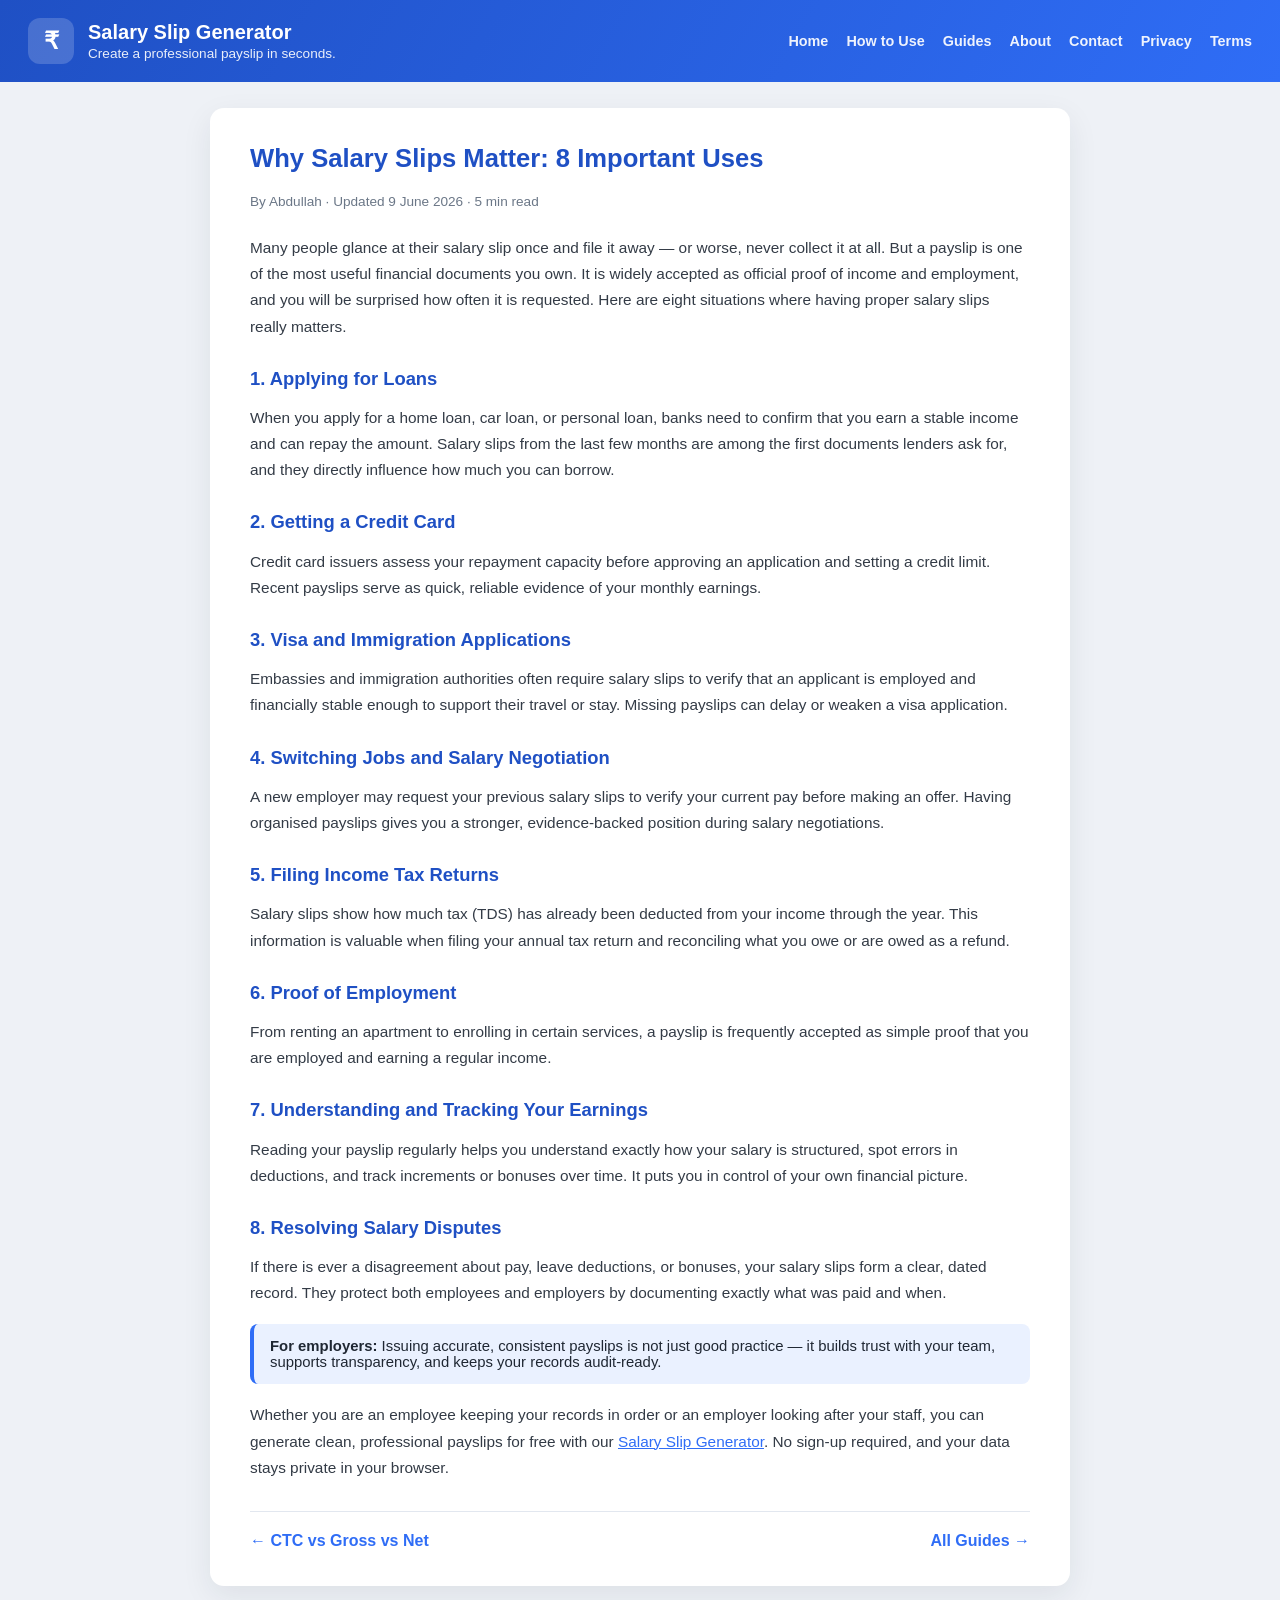
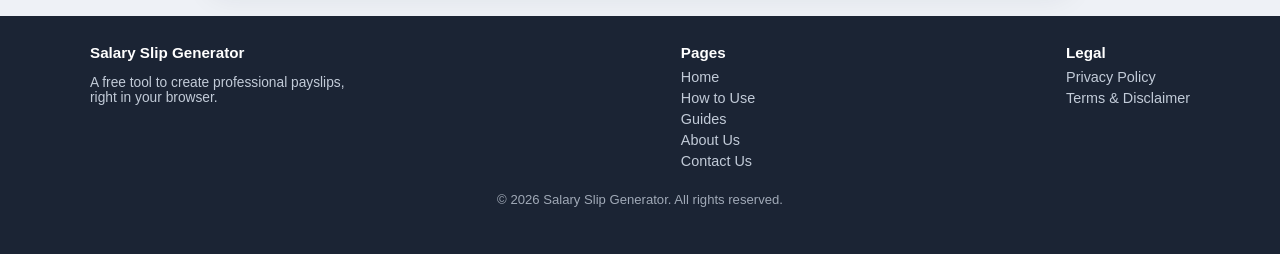
<file: importance-of-salary-slips.html>
<!DOCTYPE html>
<html lang="en">
<head>
  <meta charset="UTF-8" />
  <meta name="viewport" content="width=device-width, initial-scale=1.0" />
  <title>Why Salary Slips Matter: 8 Important Uses of a Payslip</title>
  <meta name="description" content="A salary slip is more than a formality. Learn 8 key reasons payslips matter — from loan and visa applications to tax filing, job changes and dispute resolution." />
  <meta name="keywords" content="importance of salary slip, uses of payslip, payslip for loan, payslip for visa, salary slip proof of income" />
  <meta name="author" content="Abdullah" />
  <meta name="robots" content="index, follow" />
  <link rel="canonical" href="https://quicktoolkit1.github.io/salary-slip-builder-tool/importance-of-salary-slips.html" />
  <meta property="og:type" content="article" />
  <meta property="og:site_name" content="Salary Slip Generator" />
  <meta property="og:title" content="Why Salary Slips Matter: 8 Important Uses of a Payslip" />
  <meta property="og:description" content="Learn 8 key reasons payslips matter — from loan and visa applications to tax filing and job changes." />
  <meta property="og:url" content="https://quicktoolkit1.github.io/salary-slip-builder-tool/importance-of-salary-slips.html" />
  <meta property="og:image" content="https://quicktoolkit1.github.io/salary-slip-builder-tool/og-image.svg" />
  <meta property="og:image:width" content="1200" />
  <meta property="og:image:height" content="630" />
  <meta name="twitter:card" content="summary_large_image" />
  <meta name="twitter:image" content="https://quicktoolkit1.github.io/salary-slip-builder-tool/og-image.svg" />
  <link rel="stylesheet" href="styles.css" />
  <link rel="icon" type="image/svg+xml" href="favicon.svg" />
  <link rel="apple-touch-icon" href="favicon.svg" />
  <script type="application/ld+json">
  {
    "@context": "https://schema.org",
    "@type": "Article",
    "headline": "Why Salary Slips Matter: 8 Important Uses of a Payslip",
    "author": { "@type": "Person", "name": "Abdullah" },
    "datePublished": "2026-06-09",
    "description": "Eight key reasons why salary slips are important for employees and employers."
  }
  </script>
</head>
<body>
  <header class="app-header">
    <div class="brand">
      <span class="brand-mark">₹</span>
      <div>
        <h1>Salary Slip Generator</h1>
        <p>Create a professional payslip in seconds.</p>
      </div>
    </div>
    <nav class="site-nav">
      <a href="index.html">Home</a>
      <a href="how-to-use.html">How to Use</a>
      <a href="guides.html">Guides</a>
      <a href="about.html">About</a>
      <a href="contact.html">Contact</a>
      <a href="privacy-policy.html">Privacy</a>
      <a href="terms.html">Terms</a>
    </nav>
  </header>

  <main class="content">
    <h1>Why Salary Slips Matter: 8 Important Uses</h1>
    <p class="meta-line">By Abdullah · Updated 9 June 2026 · 5 min read</p>

    <p>
      Many people glance at their salary slip once and file it away — or worse, never collect it at
      all. But a payslip is one of the most useful financial documents you own. It is widely accepted
      as official proof of income and employment, and you will be surprised how often it is requested.
      Here are eight situations where having proper salary slips really matters.
    </p>

    <h2>1. Applying for Loans</h2>
    <p>
      When you apply for a home loan, car loan, or personal loan, banks need to confirm that you earn
      a stable income and can repay the amount. Salary slips from the last few months are among the
      first documents lenders ask for, and they directly influence how much you can borrow.
    </p>

    <h2>2. Getting a Credit Card</h2>
    <p>
      Credit card issuers assess your repayment capacity before approving an application and setting a
      credit limit. Recent payslips serve as quick, reliable evidence of your monthly earnings.
    </p>

    <h2>3. Visa and Immigration Applications</h2>
    <p>
      Embassies and immigration authorities often require salary slips to verify that an applicant is
      employed and financially stable enough to support their travel or stay. Missing payslips can
      delay or weaken a visa application.
    </p>

    <h2>4. Switching Jobs and Salary Negotiation</h2>
    <p>
      A new employer may request your previous salary slips to verify your current pay before making
      an offer. Having organised payslips gives you a stronger, evidence-backed position during
      salary negotiations.
    </p>

    <h2>5. Filing Income Tax Returns</h2>
    <p>
      Salary slips show how much tax (TDS) has already been deducted from your income through the
      year. This information is valuable when filing your annual tax return and reconciling what you
      owe or are owed as a refund.
    </p>

    <h2>6. Proof of Employment</h2>
    <p>
      From renting an apartment to enrolling in certain services, a payslip is frequently accepted as
      simple proof that you are employed and earning a regular income.
    </p>

    <h2>7. Understanding and Tracking Your Earnings</h2>
    <p>
      Reading your payslip regularly helps you understand exactly how your salary is structured, spot
      errors in deductions, and track increments or bonuses over time. It puts you in control of your
      own financial picture.
    </p>

    <h2>8. Resolving Salary Disputes</h2>
    <p>
      If there is ever a disagreement about pay, leave deductions, or bonuses, your salary slips form
      a clear, dated record. They protect both employees and employers by documenting exactly what
      was paid and when.
    </p>

    <div class="callout">
      <strong>For employers:</strong> Issuing accurate, consistent payslips is not just good practice
      — it builds trust with your team, supports transparency, and keeps your records audit-ready.
    </div>

    <p>
      Whether you are an employee keeping your records in order or an employer looking after your
      staff, you can generate clean, professional payslips for free with our
      <a href="index.html">Salary Slip Generator</a>. No sign-up required, and your data stays private
      in your browser.
    </p>

    <div class="article-nav">
      <a href="ctc-gross-net-salary-difference.html">&larr; CTC vs Gross vs Net</a>
      <a href="guides.html">All Guides &rarr;</a>
    </div>
  </main>

  <footer class="site-footer">
    <div class="footer-inner">
      <div>
        <h4>Salary Slip Generator</h4>
        <p style="max-width:280px;font-size:0.86rem;">A free tool to create professional payslips, right in your browser.</p>
      </div>
      <div>
        <h4>Pages</h4>
        <a href="index.html">Home</a>
        <a href="how-to-use.html">How to Use</a>
        <a href="guides.html">Guides</a>
        <a href="about.html">About Us</a>
        <a href="contact.html">Contact Us</a>
      </div>
      <div>
        <h4>Legal</h4>
        <a href="privacy-policy.html">Privacy Policy</a>
        <a href="terms.html">Terms &amp; Disclaimer</a>
      </div>
    </div>
    <p class="copyright">&copy; 2026 Salary Slip Generator. All rights reserved.</p>
  </footer>
</body>
</html>
</file>
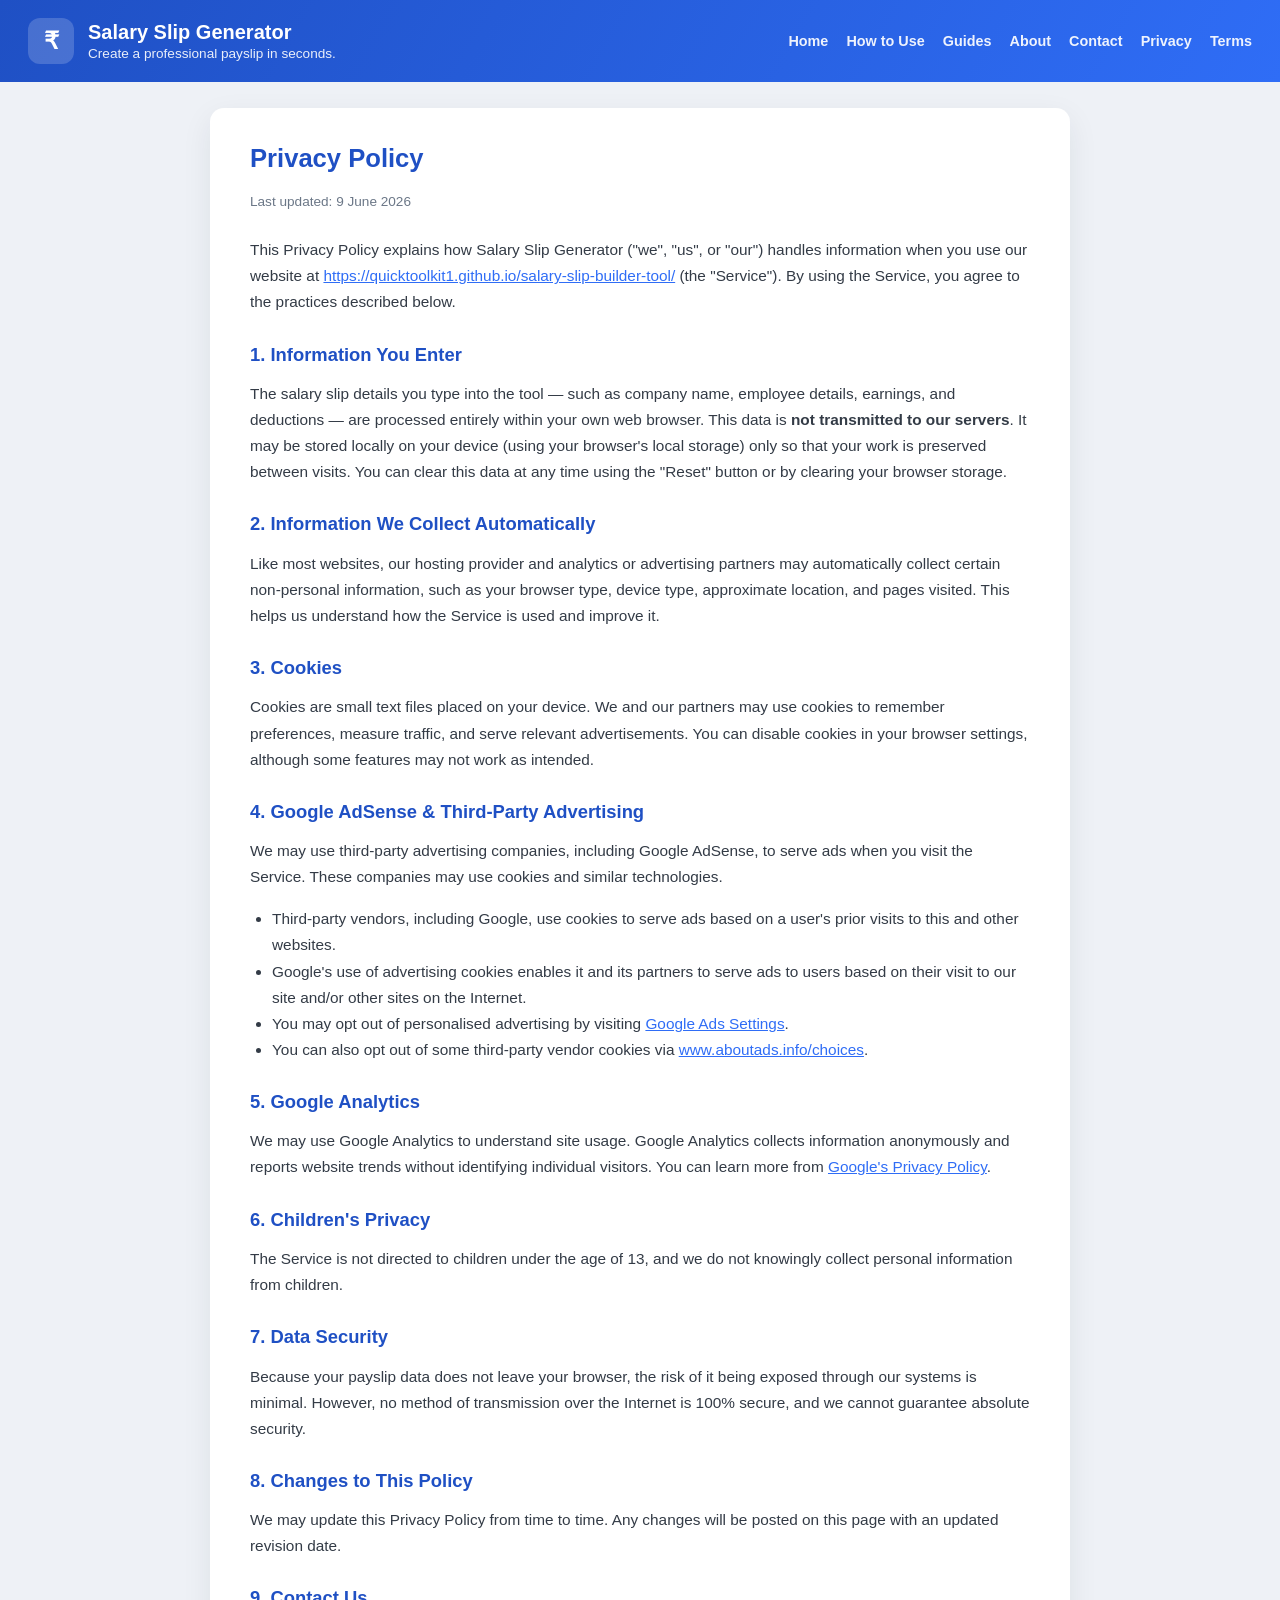
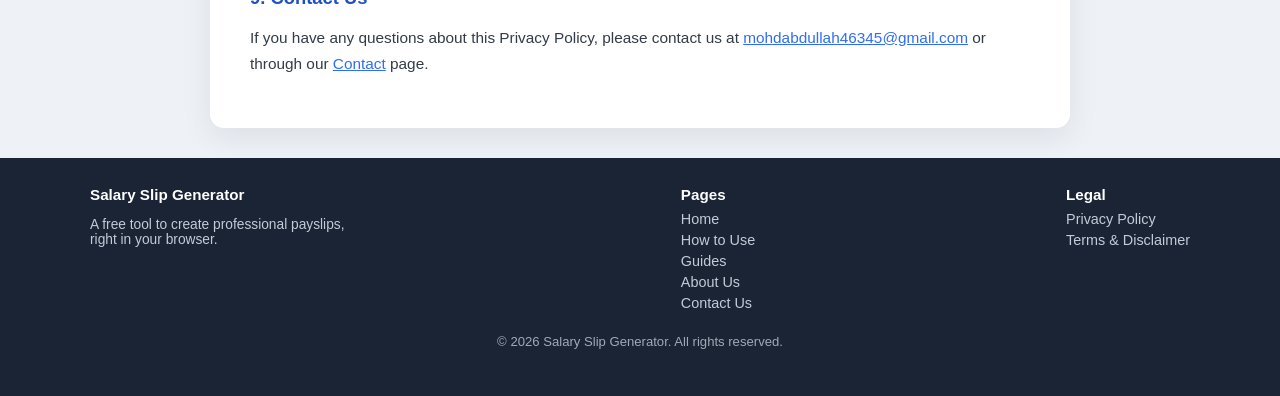
<file: privacy-policy.html>
<!DOCTYPE html>
<html lang="en">
<head>
  <meta charset="UTF-8" />
  <meta name="viewport" content="width=device-width, initial-scale=1.0" />
  <title>Privacy Policy | Salary Slip Generator</title>
  <meta name="description" content="Privacy Policy for Salary Slip Generator. Learn how we handle data, cookies, and third-party services such as Google AdSense." />
  <link rel="canonical" href="https://quicktoolkit1.github.io/salary-slip-builder-tool/privacy-policy.html" />
  <meta property="og:type" content="website" />
  <meta property="og:site_name" content="Salary Slip Generator" />
  <meta property="og:title" content="Privacy Policy | Salary Slip Generator" />
  <meta property="og:description" content="Learn how the Salary Slip Generator handles data, cookies, and third-party services." />
  <meta property="og:url" content="https://quicktoolkit1.github.io/salary-slip-builder-tool/privacy-policy.html" />
  <meta property="og:image" content="https://quicktoolkit1.github.io/salary-slip-builder-tool/og-image.svg" />
  <meta property="og:image:width" content="1200" />
  <meta property="og:image:height" content="630" />
  <meta name="twitter:card" content="summary_large_image" />
  <meta name="twitter:image" content="https://quicktoolkit1.github.io/salary-slip-builder-tool/og-image.svg" />
  <link rel="stylesheet" href="styles.css" />
  <link rel="icon" type="image/svg+xml" href="favicon.svg" />
  <link rel="apple-touch-icon" href="favicon.svg" />
</head>
<body>
  <header class="app-header">
    <div class="brand">
      <span class="brand-mark">₹</span>
      <div>
        <h1>Salary Slip Generator</h1>
        <p>Create a professional payslip in seconds.</p>
      </div>
    </div>
    <nav class="site-nav">
      <a href="index.html">Home</a>
      <a href="how-to-use.html">How to Use</a>
      <a href="guides.html">Guides</a>
      <a href="about.html">About</a>
      <a href="contact.html">Contact</a>
      <a href="privacy-policy.html">Privacy</a>
      <a href="terms.html">Terms</a>
    </nav>
  </header>

  <main class="content">
    <h1>Privacy Policy</h1>
    <p class="updated">Last updated: 9 June 2026</p>

    <p>
      This Privacy Policy explains how Salary Slip Generator ("we", "us", or "our") handles
      information when you use our website at
      <a href="https://quicktoolkit1.github.io/salary-slip-builder-tool/">https://quicktoolkit1.github.io/salary-slip-builder-tool/</a>
      (the "Service"). By using the Service, you agree to the practices described below.
    </p>

    <h2>1. Information You Enter</h2>
    <p>
      The salary slip details you type into the tool — such as company name, employee details,
      earnings, and deductions — are processed entirely within your own web browser. This data is
      <strong>not transmitted to our servers</strong>. It may be stored locally on your device
      (using your browser's local storage) only so that your work is preserved between visits. You
      can clear this data at any time using the "Reset" button or by clearing your browser storage.
    </p>

    <h2>2. Information We Collect Automatically</h2>
    <p>
      Like most websites, our hosting provider and analytics or advertising partners may
      automatically collect certain non-personal information, such as your browser type, device
      type, approximate location, and pages visited. This helps us understand how the Service is
      used and improve it.
    </p>

    <h2>3. Cookies</h2>
    <p>
      Cookies are small text files placed on your device. We and our partners may use cookies to
      remember preferences, measure traffic, and serve relevant advertisements. You can disable
      cookies in your browser settings, although some features may not work as intended.
    </p>

    <h2>4. Google AdSense &amp; Third-Party Advertising</h2>
    <p>
      We may use third-party advertising companies, including Google AdSense, to serve ads when you
      visit the Service. These companies may use cookies and similar technologies.
    </p>
    <ul>
      <li>Third-party vendors, including Google, use cookies to serve ads based on a user's prior visits to this and other websites.</li>
      <li>Google's use of advertising cookies enables it and its partners to serve ads to users based on their visit to our site and/or other sites on the Internet.</li>
      <li>You may opt out of personalised advertising by visiting
        <a href="https://www.google.com/settings/ads" target="_blank" rel="noopener">Google Ads Settings</a>.</li>
      <li>You can also opt out of some third-party vendor cookies via
        <a href="https://www.aboutads.info/choices/" target="_blank" rel="noopener">www.aboutads.info/choices</a>.</li>
    </ul>

    <h2>5. Google Analytics</h2>
    <p>
      We may use Google Analytics to understand site usage. Google Analytics collects information
      anonymously and reports website trends without identifying individual visitors. You can learn
      more from
      <a href="https://policies.google.com/privacy" target="_blank" rel="noopener">Google's Privacy Policy</a>.
    </p>

    <h2>6. Children's Privacy</h2>
    <p>
      The Service is not directed to children under the age of 13, and we do not knowingly collect
      personal information from children.
    </p>

    <h2>7. Data Security</h2>
    <p>
      Because your payslip data does not leave your browser, the risk of it being exposed through
      our systems is minimal. However, no method of transmission over the Internet is 100% secure,
      and we cannot guarantee absolute security.
    </p>

    <h2>8. Changes to This Policy</h2>
    <p>
      We may update this Privacy Policy from time to time. Any changes will be posted on this page
      with an updated revision date.
    </p>

    <h2>9. Contact Us</h2>
    <p>
      If you have any questions about this Privacy Policy, please contact us at
      <a href="mailto:mohdabdullah46345@gmail.com">mohdabdullah46345@gmail.com</a> or through our
      <a href="contact.html">Contact</a> page.
    </p>
  </main>

  <footer class="site-footer">
    <div class="footer-inner">
      <div>
        <h4>Salary Slip Generator</h4>
        <p style="max-width:280px;font-size:0.86rem;">A free tool to create professional payslips, right in your browser.</p>
      </div>
      <div>
        <h4>Pages</h4>
        <a href="index.html">Home</a>
        <a href="how-to-use.html">How to Use</a>
        <a href="guides.html">Guides</a>
        <a href="about.html">About Us</a>
        <a href="contact.html">Contact Us</a>
      </div>
      <div>
        <h4>Legal</h4>
        <a href="privacy-policy.html">Privacy Policy</a>
        <a href="terms.html">Terms &amp; Disclaimer</a>
      </div>
    </div>
    <p class="copyright">&copy; 2026 Salary Slip Generator. All rights reserved.</p>
  </footer>
</body>
</html>
</file>
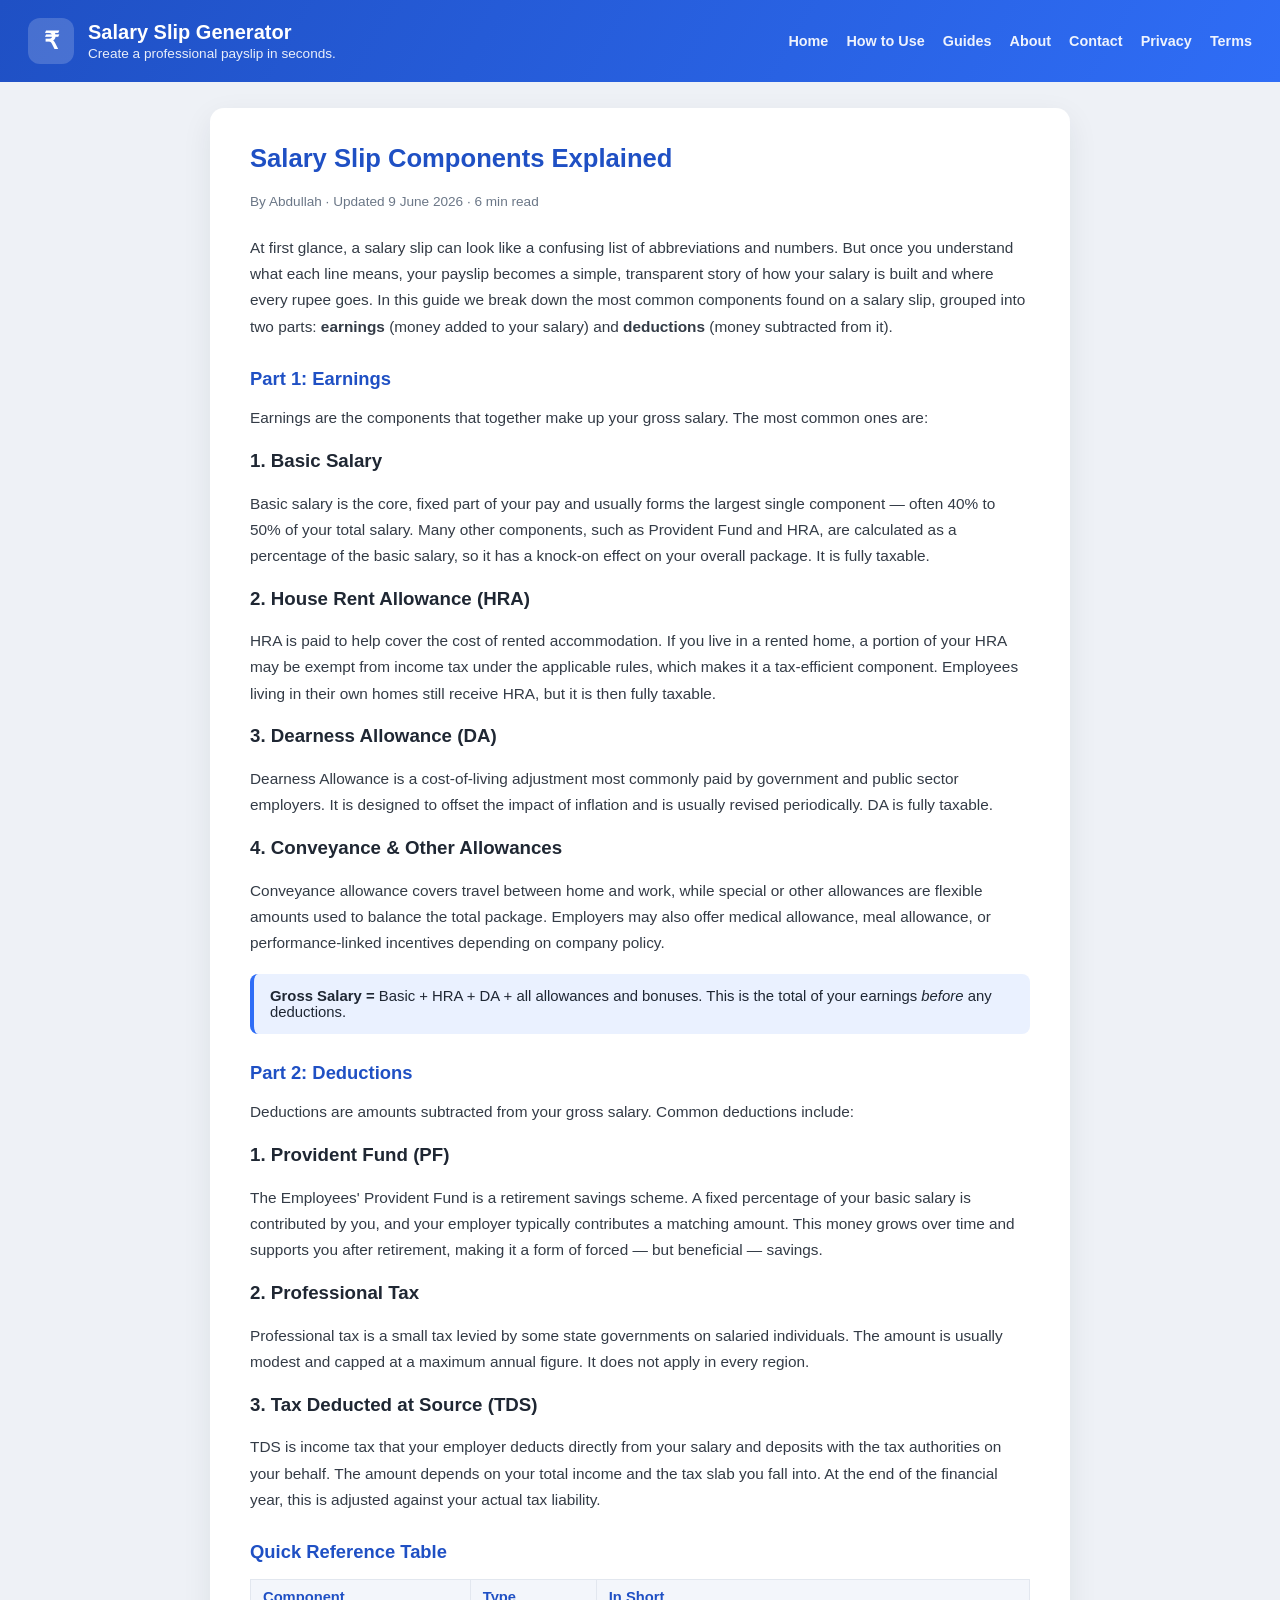
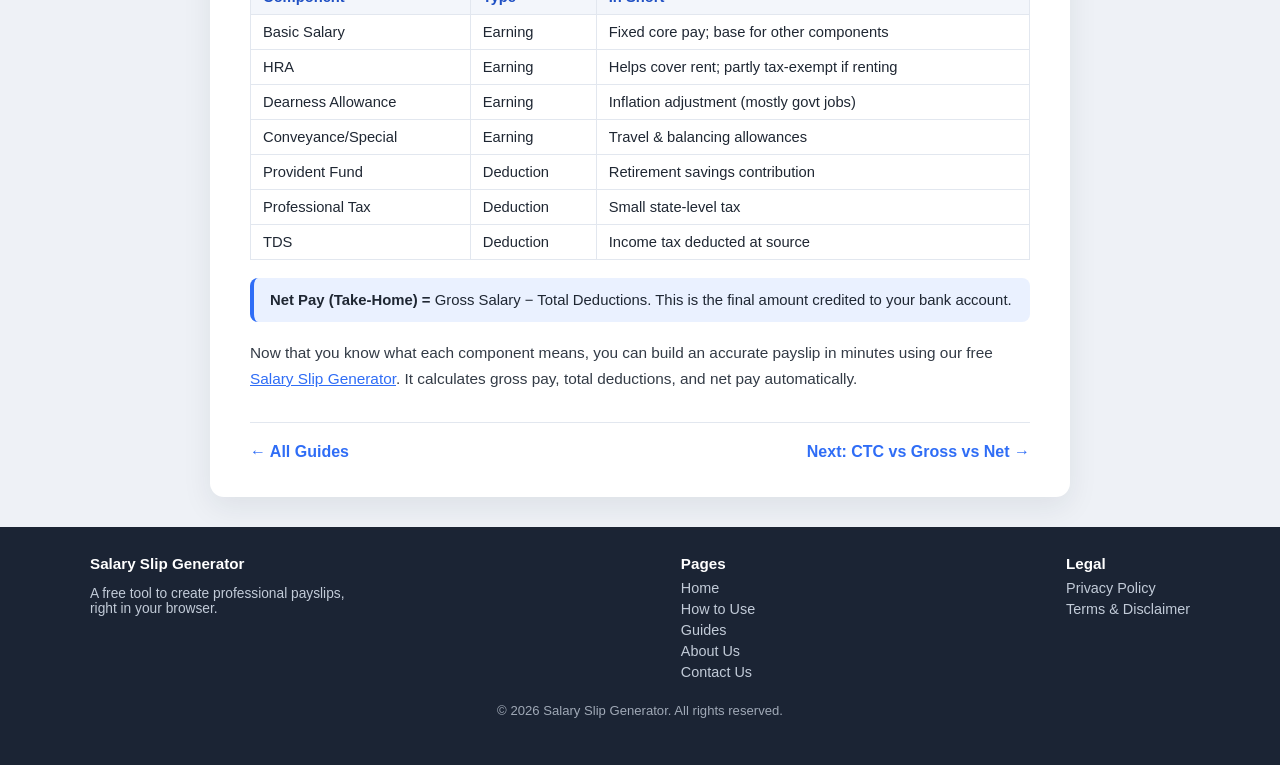
<file: salary-slip-components-explained.html>
<!DOCTYPE html>
<html lang="en">
<head>
  <meta charset="UTF-8" />
  <meta name="viewport" content="width=device-width, initial-scale=1.0" />
  <title>Salary Slip Components Explained: Basic, HRA, PF, TDS &amp; More</title>
  <meta name="description" content="A clear breakdown of every component on a salary slip — Basic Pay, HRA, DA, allowances, Provident Fund, Professional Tax and TDS — explained in simple language." />
  <meta name="keywords" content="salary slip components, basic salary, HRA, dearness allowance, provident fund, professional tax, TDS, payslip terms" />
  <meta name="author" content="Abdullah" />
  <meta name="robots" content="index, follow" />
  <link rel="canonical" href="https://quicktoolkit1.github.io/salary-slip-builder-tool/salary-slip-components-explained.html" />
  <meta property="og:type" content="article" />
  <meta property="og:site_name" content="Salary Slip Generator" />
  <meta property="og:title" content="Salary Slip Components Explained: Basic, HRA, PF, TDS &amp; More" />
  <meta property="og:description" content="A clear breakdown of every component on a salary slip — Basic Pay, HRA, allowances, PF, Professional Tax and TDS." />
  <meta property="og:url" content="https://quicktoolkit1.github.io/salary-slip-builder-tool/salary-slip-components-explained.html" />
  <meta property="og:image" content="https://quicktoolkit1.github.io/salary-slip-builder-tool/og-image.svg" />
  <meta property="og:image:width" content="1200" />
  <meta property="og:image:height" content="630" />
  <meta name="twitter:card" content="summary_large_image" />
  <meta name="twitter:image" content="https://quicktoolkit1.github.io/salary-slip-builder-tool/og-image.svg" />
  <link rel="stylesheet" href="styles.css" />
  <link rel="icon" type="image/svg+xml" href="favicon.svg" />
  <link rel="apple-touch-icon" href="favicon.svg" />
  <script type="application/ld+json">
  {
    "@context": "https://schema.org",
    "@type": "Article",
    "headline": "Salary Slip Components Explained",
    "author": { "@type": "Person", "name": "Abdullah" },
    "datePublished": "2026-06-09",
    "description": "A clear breakdown of every component on a salary slip, from Basic Pay to TDS."
  }
  </script>
</head>
<body>
  <header class="app-header">
    <div class="brand">
      <span class="brand-mark">₹</span>
      <div>
        <h1>Salary Slip Generator</h1>
        <p>Create a professional payslip in seconds.</p>
      </div>
    </div>
    <nav class="site-nav">
      <a href="index.html">Home</a>
      <a href="how-to-use.html">How to Use</a>
      <a href="guides.html">Guides</a>
      <a href="about.html">About</a>
      <a href="contact.html">Contact</a>
      <a href="privacy-policy.html">Privacy</a>
      <a href="terms.html">Terms</a>
    </nav>
  </header>

  <main class="content">
    <h1>Salary Slip Components Explained</h1>
    <p class="meta-line">By Abdullah · Updated 9 June 2026 · 6 min read</p>

    <p>
      At first glance, a salary slip can look like a confusing list of abbreviations and numbers.
      But once you understand what each line means, your payslip becomes a simple, transparent story
      of how your salary is built and where every rupee goes. In this guide we break down the most
      common components found on a salary slip, grouped into two parts: <strong>earnings</strong>
      (money added to your salary) and <strong>deductions</strong> (money subtracted from it).
    </p>

    <h2>Part 1: Earnings</h2>
    <p>Earnings are the components that together make up your gross salary. The most common ones are:</p>

    <h3>1. Basic Salary</h3>
    <p>
      Basic salary is the core, fixed part of your pay and usually forms the largest single
      component — often 40% to 50% of your total salary. Many other components, such as Provident
      Fund and HRA, are calculated as a percentage of the basic salary, so it has a knock-on effect
      on your overall package. It is fully taxable.
    </p>

    <h3>2. House Rent Allowance (HRA)</h3>
    <p>
      HRA is paid to help cover the cost of rented accommodation. If you live in a rented home, a
      portion of your HRA may be exempt from income tax under the applicable rules, which makes it a
      tax-efficient component. Employees living in their own homes still receive HRA, but it is then
      fully taxable.
    </p>

    <h3>3. Dearness Allowance (DA)</h3>
    <p>
      Dearness Allowance is a cost-of-living adjustment most commonly paid by government and public
      sector employers. It is designed to offset the impact of inflation and is usually revised
      periodically. DA is fully taxable.
    </p>

    <h3>4. Conveyance &amp; Other Allowances</h3>
    <p>
      Conveyance allowance covers travel between home and work, while special or other allowances are
      flexible amounts used to balance the total package. Employers may also offer medical allowance,
      meal allowance, or performance-linked incentives depending on company policy.
    </p>

    <div class="callout">
      <strong>Gross Salary = </strong> Basic + HRA + DA + all allowances and bonuses. This is the
      total of your earnings <em>before</em> any deductions.
    </div>

    <h2>Part 2: Deductions</h2>
    <p>Deductions are amounts subtracted from your gross salary. Common deductions include:</p>

    <h3>1. Provident Fund (PF)</h3>
    <p>
      The Employees' Provident Fund is a retirement savings scheme. A fixed percentage of your basic
      salary is contributed by you, and your employer typically contributes a matching amount. This
      money grows over time and supports you after retirement, making it a form of forced — but
      beneficial — savings.
    </p>

    <h3>2. Professional Tax</h3>
    <p>
      Professional tax is a small tax levied by some state governments on salaried individuals. The
      amount is usually modest and capped at a maximum annual figure. It does not apply in every
      region.
    </p>

    <h3>3. Tax Deducted at Source (TDS)</h3>
    <p>
      TDS is income tax that your employer deducts directly from your salary and deposits with the
      tax authorities on your behalf. The amount depends on your total income and the tax slab you
      fall into. At the end of the financial year, this is adjusted against your actual tax liability.
    </p>

    <h2>Quick Reference Table</h2>
    <table class="info-table">
      <thead><tr><th>Component</th><th>Type</th><th>In Short</th></tr></thead>
      <tbody>
        <tr><td>Basic Salary</td><td>Earning</td><td>Fixed core pay; base for other components</td></tr>
        <tr><td>HRA</td><td>Earning</td><td>Helps cover rent; partly tax-exempt if renting</td></tr>
        <tr><td>Dearness Allowance</td><td>Earning</td><td>Inflation adjustment (mostly govt jobs)</td></tr>
        <tr><td>Conveyance/Special</td><td>Earning</td><td>Travel &amp; balancing allowances</td></tr>
        <tr><td>Provident Fund</td><td>Deduction</td><td>Retirement savings contribution</td></tr>
        <tr><td>Professional Tax</td><td>Deduction</td><td>Small state-level tax</td></tr>
        <tr><td>TDS</td><td>Deduction</td><td>Income tax deducted at source</td></tr>
      </tbody>
    </table>

    <div class="callout">
      <strong>Net Pay (Take-Home) = </strong> Gross Salary − Total Deductions. This is the final
      amount credited to your bank account.
    </div>

    <p>
      Now that you know what each component means, you can build an accurate payslip in minutes using
      our free <a href="index.html">Salary Slip Generator</a>. It calculates gross pay, total
      deductions, and net pay automatically.
    </p>

    <div class="article-nav">
      <a href="guides.html">&larr; All Guides</a>
      <a href="ctc-gross-net-salary-difference.html">Next: CTC vs Gross vs Net &rarr;</a>
    </div>
  </main>

  <footer class="site-footer">
    <div class="footer-inner">
      <div>
        <h4>Salary Slip Generator</h4>
        <p style="max-width:280px;font-size:0.86rem;">A free tool to create professional payslips, right in your browser.</p>
      </div>
      <div>
        <h4>Pages</h4>
        <a href="index.html">Home</a>
        <a href="how-to-use.html">How to Use</a>
        <a href="guides.html">Guides</a>
        <a href="about.html">About Us</a>
        <a href="contact.html">Contact Us</a>
      </div>
      <div>
        <h4>Legal</h4>
        <a href="privacy-policy.html">Privacy Policy</a>
        <a href="terms.html">Terms &amp; Disclaimer</a>
      </div>
    </div>
    <p class="copyright">&copy; 2026 Salary Slip Generator. All rights reserved.</p>
  </footer>
</body>
</html>
</file>
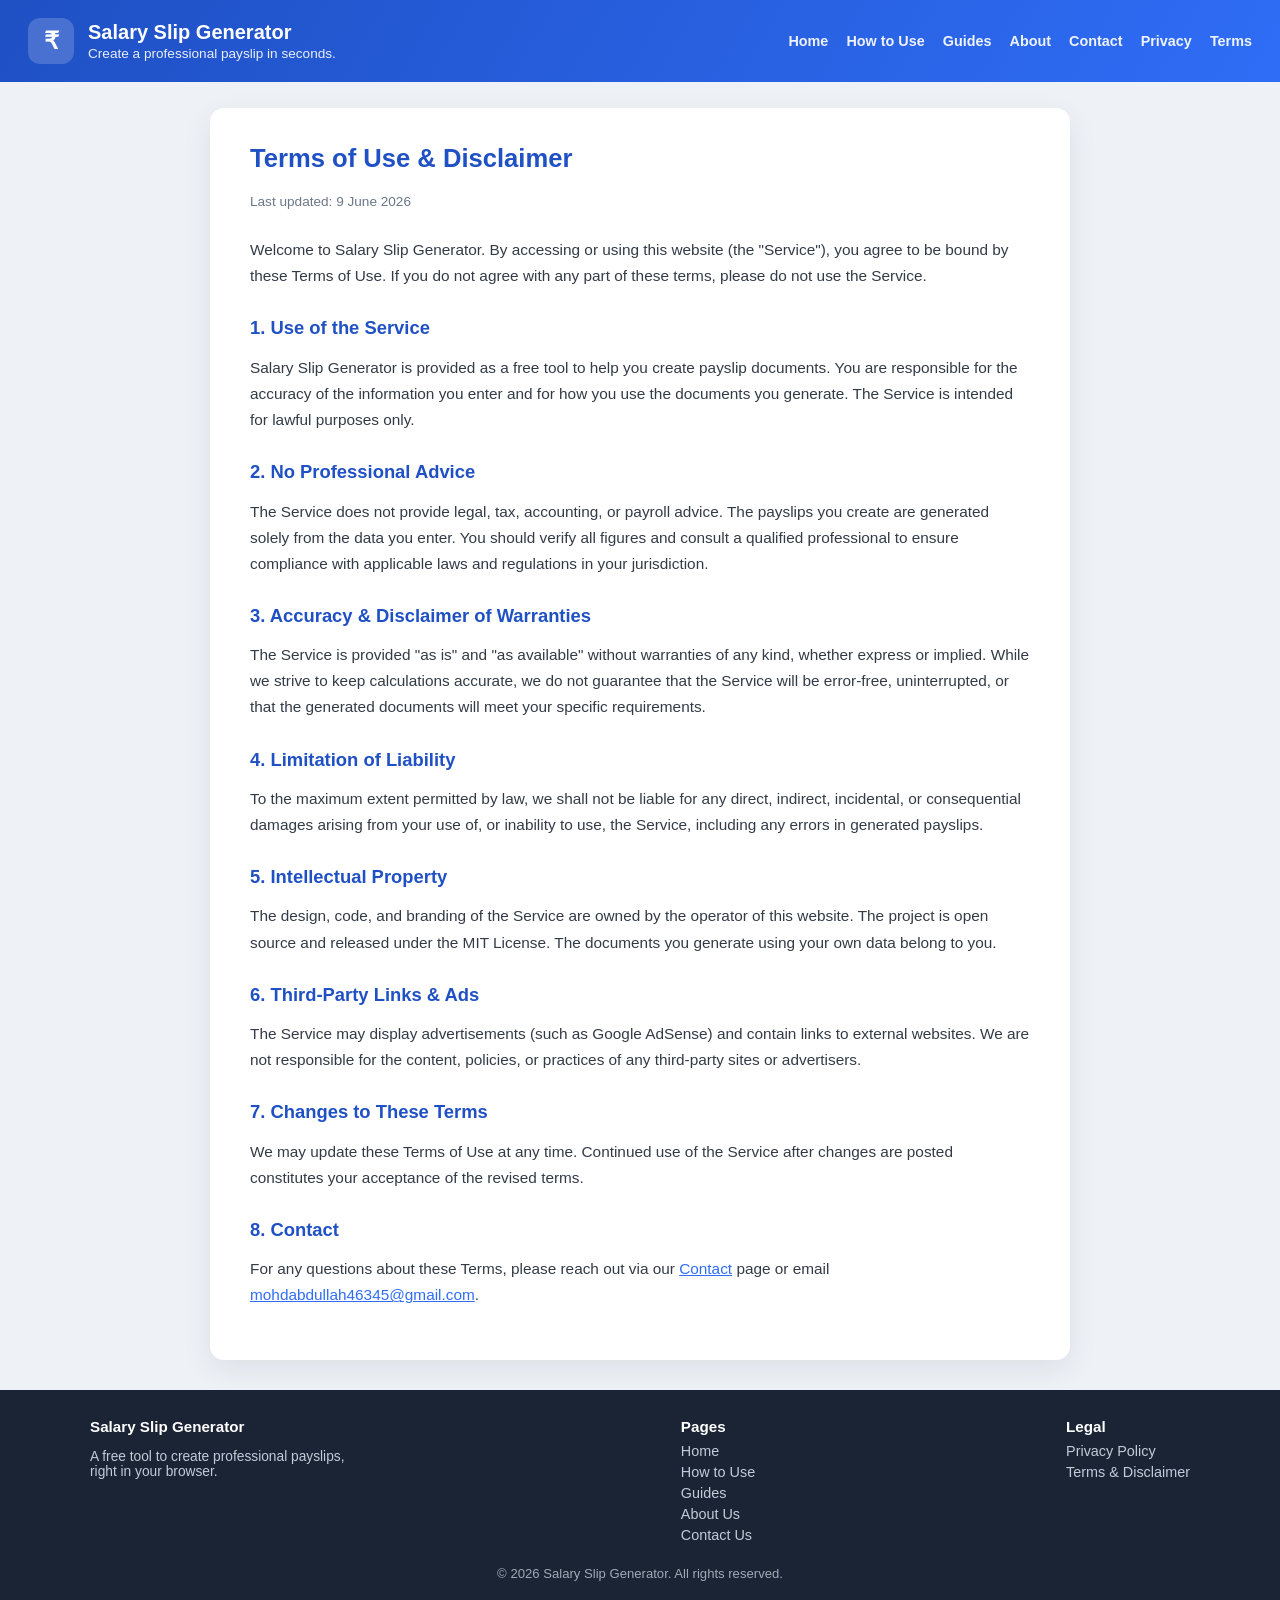
<file: terms.html>
<!DOCTYPE html>
<html lang="en">
<head>
  <meta charset="UTF-8" />
  <meta name="viewport" content="width=device-width, initial-scale=1.0" />
  <title>Terms of Use &amp; Disclaimer | Salary Slip Generator</title>
  <meta name="description" content="Terms of Use and Disclaimer for the Salary Slip Generator tool. Please read these terms before using the Service." />
  <link rel="canonical" href="https://quicktoolkit1.github.io/salary-slip-builder-tool/terms.html" />
  <meta property="og:type" content="website" />
  <meta property="og:site_name" content="Salary Slip Generator" />
  <meta property="og:title" content="Terms of Use &amp; Disclaimer | Salary Slip Generator" />
  <meta property="og:description" content="Terms of Use and Disclaimer for the Salary Slip Generator tool. Please read these terms before using the Service." />
  <meta property="og:url" content="https://quicktoolkit1.github.io/salary-slip-builder-tool/terms.html" />
  <meta property="og:image" content="https://quicktoolkit1.github.io/salary-slip-builder-tool/og-image.svg" />
  <meta property="og:image:width" content="1200" />
  <meta property="og:image:height" content="630" />
  <meta name="twitter:card" content="summary_large_image" />
  <meta name="twitter:image" content="https://quicktoolkit1.github.io/salary-slip-builder-tool/og-image.svg" />
  <link rel="stylesheet" href="styles.css" />
  <link rel="icon" type="image/svg+xml" href="favicon.svg" />
  <link rel="apple-touch-icon" href="favicon.svg" />
</head>
<body>
  <header class="app-header">
    <div class="brand">
      <span class="brand-mark">₹</span>
      <div>
        <h1>Salary Slip Generator</h1>
        <p>Create a professional payslip in seconds.</p>
      </div>
    </div>
    <nav class="site-nav">
      <a href="index.html">Home</a>
      <a href="how-to-use.html">How to Use</a>
      <a href="guides.html">Guides</a>
      <a href="about.html">About</a>
      <a href="contact.html">Contact</a>
      <a href="privacy-policy.html">Privacy</a>
      <a href="terms.html">Terms</a>
    </nav>
  </header>

  <main class="content">
    <h1>Terms of Use &amp; Disclaimer</h1>
    <p class="updated">Last updated: 9 June 2026</p>

    <p>
      Welcome to Salary Slip Generator. By accessing or using this website (the "Service"), you
      agree to be bound by these Terms of Use. If you do not agree with any part of these terms,
      please do not use the Service.
    </p>

    <h2>1. Use of the Service</h2>
    <p>
      Salary Slip Generator is provided as a free tool to help you create payslip documents. You
      are responsible for the accuracy of the information you enter and for how you use the
      documents you generate. The Service is intended for lawful purposes only.
    </p>

    <h2>2. No Professional Advice</h2>
    <p>
      The Service does not provide legal, tax, accounting, or payroll advice. The payslips you
      create are generated solely from the data you enter. You should verify all figures and consult
      a qualified professional to ensure compliance with applicable laws and regulations in your
      jurisdiction.
    </p>

    <h2>3. Accuracy &amp; Disclaimer of Warranties</h2>
    <p>
      The Service is provided "as is" and "as available" without warranties of any kind, whether
      express or implied. While we strive to keep calculations accurate, we do not guarantee that
      the Service will be error-free, uninterrupted, or that the generated documents will meet your
      specific requirements.
    </p>

    <h2>4. Limitation of Liability</h2>
    <p>
      To the maximum extent permitted by law, we shall not be liable for any direct, indirect,
      incidental, or consequential damages arising from your use of, or inability to use, the
      Service, including any errors in generated payslips.
    </p>

    <h2>5. Intellectual Property</h2>
    <p>
      The design, code, and branding of the Service are owned by the operator of this website. The
      project is open source and released under the MIT License. The documents you generate using
      your own data belong to you.
    </p>

    <h2>6. Third-Party Links &amp; Ads</h2>
    <p>
      The Service may display advertisements (such as Google AdSense) and contain links to external
      websites. We are not responsible for the content, policies, or practices of any third-party
      sites or advertisers.
    </p>

    <h2>7. Changes to These Terms</h2>
    <p>
      We may update these Terms of Use at any time. Continued use of the Service after changes are
      posted constitutes your acceptance of the revised terms.
    </p>

    <h2>8. Contact</h2>
    <p>
      For any questions about these Terms, please reach out via our
      <a href="contact.html">Contact</a> page or email
      <a href="mailto:mohdabdullah46345@gmail.com">mohdabdullah46345@gmail.com</a>.
    </p>
  </main>

  <footer class="site-footer">
    <div class="footer-inner">
      <div>
        <h4>Salary Slip Generator</h4>
        <p style="max-width:280px;font-size:0.86rem;">A free tool to create professional payslips, right in your browser.</p>
      </div>
      <div>
        <h4>Pages</h4>
        <a href="index.html">Home</a>
        <a href="how-to-use.html">How to Use</a>
        <a href="guides.html">Guides</a>
        <a href="about.html">About Us</a>
        <a href="contact.html">Contact Us</a>
      </div>
      <div>
        <h4>Legal</h4>
        <a href="privacy-policy.html">Privacy Policy</a>
        <a href="terms.html">Terms &amp; Disclaimer</a>
      </div>
    </div>
    <p class="copyright">&copy; 2026 Salary Slip Generator. All rights reserved.</p>
  </footer>
</body>
</html>
</file>
<file: styles.css>
/* ============================================================
   Salary Slip Generator — styles
   ============================================================ */
:root {
  --bg: #eef1f6;
  --panel: #ffffff;
  --ink: #1f2733;
  --muted: #6b7787;
  --line: #e2e7ef;
  --brand: #2f6df6;
  --brand-dark: #1f50c4;
  --accent: #0fa968;
  --danger: #e0533d;
  --radius: 14px;
  --shadow: 0 10px 30px rgba(31, 39, 51, 0.08);
  --font: "Segoe UI", Roboto, "Helvetica Neue", Arial, sans-serif;
}

* { box-sizing: border-box; }

html, body {
  margin: 0;
  padding: 0;
  font-family: var(--font);
  background: var(--bg);
  color: var(--ink);
  -webkit-font-smoothing: antialiased;
}

/* ---------- Header ---------- */
.app-header {
  display: flex;
  align-items: center;
  justify-content: space-between;
  gap: 16px;
  padding: 18px 28px;
  background: linear-gradient(120deg, #1f50c4, #2f6df6);
  color: #fff;
  flex-wrap: wrap;
}
.brand { display: flex; align-items: center; gap: 14px; }
.brand-mark {
  width: 46px; height: 46px;
  display: grid; place-items: center;
  background: rgba(255, 255, 255, 0.18);
  border-radius: 12px;
  font-size: 24px; font-weight: 700;
}
.app-header h1 { margin: 0; font-size: 1.25rem; }
.app-header p { margin: 2px 0 0; font-size: 0.85rem; opacity: 0.9; }
.header-actions { display: flex; gap: 10px; }

/* ---------- Layout ---------- */
.layout {
  display: grid;
  grid-template-columns: minmax(0, 1fr) minmax(0, 1fr);
  gap: 22px;
  padding: 22px 28px;
  max-width: 1500px;
  margin: 0 auto;
  align-items: start;
}
@media (max-width: 980px) {
  .layout { grid-template-columns: 1fr; }
}

.panel {
  background: var(--panel);
  border-radius: var(--radius);
  box-shadow: var(--shadow);
}
.form-panel { padding: 8px 22px 22px; }
.preview-panel { padding: 0; overflow: hidden; position: sticky; top: 16px; }

/* ---------- Form ---------- */
fieldset {
  border: none;
  border-top: 1px solid var(--line);
  padding: 18px 0 4px;
  margin: 0;
}
fieldset:first-of-type { border-top: none; }
legend {
  font-weight: 700;
  font-size: 0.95rem;
  color: var(--brand-dark);
  padding: 0;
  margin-bottom: 6px;
}

.grid-2 { display: grid; grid-template-columns: 1fr 1fr; gap: 12px 16px; }
.grid-3 { display: grid; grid-template-columns: 1fr 1fr 1fr; gap: 12px 16px; }
@media (max-width: 560px) {
  .grid-2, .grid-3 { grid-template-columns: 1fr; }
}

.field { display: flex; flex-direction: column; gap: 5px; margin-bottom: 4px; }
.field label { font-size: 0.78rem; font-weight: 600; color: var(--muted); }
input, textarea {
  font-family: inherit;
  font-size: 0.9rem;
  padding: 9px 11px;
  border: 1px solid var(--line);
  border-radius: 9px;
  background: #fbfcfe;
  color: var(--ink);
  transition: border-color 0.15s, box-shadow 0.15s;
  width: 100%;
}
input:focus, textarea:focus {
  outline: none;
  border-color: var(--brand);
  box-shadow: 0 0 0 3px rgba(47, 109, 246, 0.15);
  background: #fff;
}
textarea { resize: vertical; }

/* ---------- Logo uploader ---------- */
.logo-row { display: flex; align-items: center; gap: 16px; margin-bottom: 14px; }
.logo-uploader {
  width: 84px; height: 84px;
  border: 2px dashed var(--line);
  border-radius: 12px;
  display: grid; place-items: center;
  cursor: pointer;
  color: var(--muted);
  font-size: 0.82rem; font-weight: 600;
  overflow: hidden;
  background: #fbfcfe;
  transition: border-color 0.15s;
}
.logo-uploader:hover { border-color: var(--brand); }
.logo-uploader img { width: 100%; height: 100%; object-fit: contain; }
.logo-hint p { margin: 0 0 4px; font-size: 0.82rem; color: var(--muted); }

/* ---------- Line items ---------- */
.line-items { display: flex; flex-direction: column; gap: 8px; }
.line-item { display: grid; grid-template-columns: 1fr 130px 34px; gap: 8px; }
.line-item input { margin: 0; }
.btn-remove {
  border: none;
  background: #fbe9e6;
  color: var(--danger);
  border-radius: 9px;
  cursor: pointer;
  font-size: 1.1rem;
  line-height: 1;
}
.btn-remove:hover { background: #f8d6d0; }

/* ---------- Buttons ---------- */
.btn {
  font-family: inherit;
  font-size: 0.88rem;
  font-weight: 600;
  border: none;
  border-radius: 9px;
  padding: 9px 16px;
  cursor: pointer;
  transition: background 0.15s, transform 0.05s, box-shadow 0.15s;
}
.btn:active { transform: translateY(1px); }
.btn-primary { background: var(--accent); color: #fff; }
.btn-primary:hover { background: #0c9258; }
.btn-ghost { background: rgba(255, 255, 255, 0.16); color: #fff; }
.btn-ghost:hover { background: rgba(255, 255, 255, 0.28); }
.btn-add {
  margin-top: 10px;
  background: #eaf1ff;
  color: var(--brand-dark);
  width: 100%;
}
.btn-add:hover { background: #dbe7ff; }
.btn-link {
  background: none; border: none; color: var(--danger);
  cursor: pointer; padding: 0; font-size: 0.8rem; text-decoration: underline;
}

/* ---------- Preview toolbar ---------- */
.preview-toolbar {
  display: flex; align-items: center; justify-content: space-between;
  padding: 14px 18px;
  background: #f6f8fc;
  border-bottom: 1px solid var(--line);
}
.preview-label { font-weight: 700; color: var(--muted); font-size: 0.85rem; letter-spacing: 0.04em; text-transform: uppercase; }

.payslip-scroll { padding: 22px; overflow: auto; max-height: calc(100vh - 120px); }

/* ---------- Payslip document ---------- */
.payslip {
  background: #fff;
  width: 100%;
  max-width: 760px;
  margin: 0 auto;
  padding: 34px 38px;
  border: 1px solid var(--line);
  border-radius: 8px;
  color: #20262f;
  font-size: 13px;
}
.payslip-top {
  display: flex; justify-content: space-between; align-items: flex-start;
  gap: 18px;
  border-bottom: 3px solid var(--brand);
  padding-bottom: 16px;
}
.payslip-company { display: flex; gap: 14px; align-items: flex-start; }
.slip-logo { width: 64px; height: 64px; object-fit: contain; }
.payslip-company h2 { margin: 0 0 4px; font-size: 1.2rem; color: var(--brand-dark); }
.muted { color: var(--muted); font-size: 0.82rem; margin: 1px 0; }
.payslip-title { text-align: right; }
.payslip-title h3 { margin: 0; letter-spacing: 0.18em; font-size: 1.1rem; color: #20262f; }

/* Employee meta table */
.emp-table { width: 100%; border-collapse: collapse; margin: 18px 0; }
.emp-table td { padding: 5px 8px; vertical-align: top; font-size: 12.5px; }
.emp-table .k { color: var(--muted); width: 22%; }
.emp-table .v { font-weight: 600; width: 28%; }

/* Earnings / deductions */
.ded-grid { display: grid; grid-template-columns: 1fr 1fr; gap: 16px; }
.money-table { width: 100%; border-collapse: collapse; border: 1px solid var(--line); }
.money-table th, .money-table td { padding: 8px 10px; text-align: left; border-bottom: 1px solid var(--line); font-size: 12.5px; }
.money-table thead th { background: #f3f6fb; font-size: 11px; text-transform: uppercase; letter-spacing: 0.05em; color: var(--muted); }
.money-table .amt { text-align: right; font-variant-numeric: tabular-nums; }
.money-table tfoot td { font-weight: 700; background: #f9fbfe; border-top: 2px solid var(--line); border-bottom: none; }

/* Net pay */
.net-pay { margin-top: 18px; background: #ecfdf3; border: 1px solid #bdecd0; border-radius: 8px; padding: 14px 16px; }
.net-pay-row { display: flex; justify-content: space-between; align-items: center; font-size: 1.05rem; font-weight: 700; color: #0c7a44; }
.net-amt { font-variant-numeric: tabular-nums; }
.net-words { margin: 6px 0 0; text-transform: capitalize; }

.slip-notes { margin-top: 16px; font-style: italic; }
.signatures { display: flex; justify-content: space-between; margin-top: 42px; gap: 40px; }
.sign-box { flex: 1; text-align: center; }
.sign-box .line { display: block; border-top: 1px solid #9aa6b5; margin-bottom: 6px; }
.sign-box p { margin: 0; font-size: 11.5px; color: var(--muted); }
.footer-credit { text-align: center; margin-top: 24px; font-size: 10.5px; }

/* ---------- Footer ---------- */
.app-footer { text-align: center; padding: 16px; color: var(--muted); font-size: 0.82rem; }

/* ============================================================
   Print — only the payslip is printed (clean PDF)
   ============================================================ */
@media print {
  @page { size: A4 portrait; margin: 12mm; }
  body { background: #fff; }
  .no-print { display: none !important; }
  .layout { display: block; padding: 0; margin: 0; max-width: none; }
  .preview-panel { box-shadow: none; border-radius: 0; position: static; }
  .payslip-scroll { padding: 0; max-height: none; overflow: visible; }
  .payslip { border: none; border-radius: 0; max-width: none; padding: 0; font-size: 12px; }
  .net-pay { -webkit-print-color-adjust: exact; print-color-adjust: exact; }
  .money-table thead th, .money-table tfoot td { -webkit-print-color-adjust: exact; print-color-adjust: exact; }
}


/* ============================================================
   Content pages (About / Privacy / Terms / Contact)
   ============================================================ */
.site-nav {
  display: flex;
  align-items: center;
  gap: 18px;
  flex-wrap: wrap;
}
.site-nav a {
  color: #fff;
  text-decoration: none;
  font-size: 0.9rem;
  font-weight: 600;
  opacity: 0.92;
}
.site-nav a:hover { opacity: 1; text-decoration: underline; }

.content {
  max-width: 860px;
  margin: 26px auto;
  background: var(--panel);
  border-radius: var(--radius);
  box-shadow: var(--shadow);
  padding: 36px 40px;
}
.content h1 { margin-top: 0; color: var(--brand-dark); font-size: 1.6rem; }
.content h2 { color: var(--brand-dark); font-size: 1.15rem; margin-top: 28px; }
.content p, .content li { line-height: 1.7; color: #333b46; font-size: 0.96rem; }
.content ul { padding-left: 22px; }
.content a { color: var(--brand); }
.content .updated { color: var(--muted); font-size: 0.85rem; margin-bottom: 24px; }

.content-form { display: flex; flex-direction: column; gap: 14px; max-width: 520px; }
.content-form label { font-weight: 600; font-size: 0.85rem; color: var(--muted); }
.content-form input, .content-form textarea {
  border: 1px solid var(--line); border-radius: 9px; padding: 11px 12px; font-family: inherit; font-size: 0.92rem;
}
.content-form button { align-self: flex-start; }

/* Site footer with links */
.site-footer {
  background: #1b2434;
  color: #c2cbd8;
  padding: 28px 28px 34px;
  margin-top: 30px;
}
.site-footer .footer-inner {
  max-width: 1100px; margin: 0 auto;
  display: flex; justify-content: space-between; gap: 20px; flex-wrap: wrap;
}
.site-footer a { color: #c2cbd8; text-decoration: none; font-size: 0.9rem; display: block; margin: 5px 0; }
.site-footer a:hover { color: #fff; text-decoration: underline; }
.site-footer h4 { color: #fff; font-size: 0.95rem; margin: 0 0 8px; }
.site-footer .copyright { margin-top: 18px; font-size: 0.82rem; opacity: 0.8; text-align: center; }


/* ============================================================
   Homepage informational content section
   ============================================================ */
.home-info {
  max-width: 1100px;
  margin: 10px auto 0;
  padding: 10px 28px 0;
}
.home-info .info-card {
  background: var(--panel);
  border-radius: var(--radius);
  box-shadow: var(--shadow);
  padding: 30px 34px;
  margin-bottom: 22px;
}
.home-info h2 { color: var(--brand-dark); font-size: 1.35rem; margin-top: 0; }
.home-info h3 { color: var(--brand-dark); font-size: 1.05rem; margin-top: 22px; }
.home-info p, .home-info li { line-height: 1.7; color: #333b46; font-size: 0.96rem; }
.home-info ul { padding-left: 22px; }
.home-info a { color: var(--brand); }

/* ============================================================
   Guide / article cards
   ============================================================ */
.guide-cards {
  display: grid;
  grid-template-columns: repeat(auto-fit, minmax(260px, 1fr));
  gap: 18px;
  margin-top: 22px;
}
.guide-card {
  display: block;
  background: var(--panel);
  border: 1px solid var(--line);
  border-radius: 12px;
  padding: 22px 22px 20px;
  text-decoration: none;
  color: var(--ink);
  transition: transform 0.12s, box-shadow 0.15s, border-color 0.15s;
}
.guide-card:hover {
  transform: translateY(-3px);
  box-shadow: var(--shadow);
  border-color: var(--brand);
}
.guide-card .card-icon { font-size: 1.7rem; }
.guide-card h3 { margin: 10px 0 6px; color: var(--brand-dark); font-size: 1.05rem; }
.guide-card p { margin: 0; color: var(--muted); font-size: 0.9rem; line-height: 1.6; }
.guide-card .read-more { display: inline-block; margin-top: 12px; color: var(--brand); font-weight: 600; font-size: 0.88rem; }

/* Article meta + table inside content */
.content .meta-line { color: var(--muted); font-size: 0.85rem; margin-bottom: 22px; }
.content table.info-table { width: 100%; border-collapse: collapse; margin: 16px 0; }
.content table.info-table th, .content table.info-table td {
  border: 1px solid var(--line); padding: 9px 12px; text-align: left; font-size: 0.92rem;
}
.content table.info-table th { background: #f3f6fb; color: var(--brand-dark); }
.content .callout {
  background: #eaf1ff; border-left: 4px solid var(--brand); border-radius: 8px;
  padding: 14px 16px; margin: 18px 0; font-size: 0.93rem;
}
.content .article-nav {
  display: flex; justify-content: space-between; gap: 14px; flex-wrap: wrap;
  margin-top: 30px; padding-top: 20px; border-top: 1px solid var(--line);
}
.content .article-nav a { color: var(--brand); font-weight: 600; text-decoration: none; }
</file>
